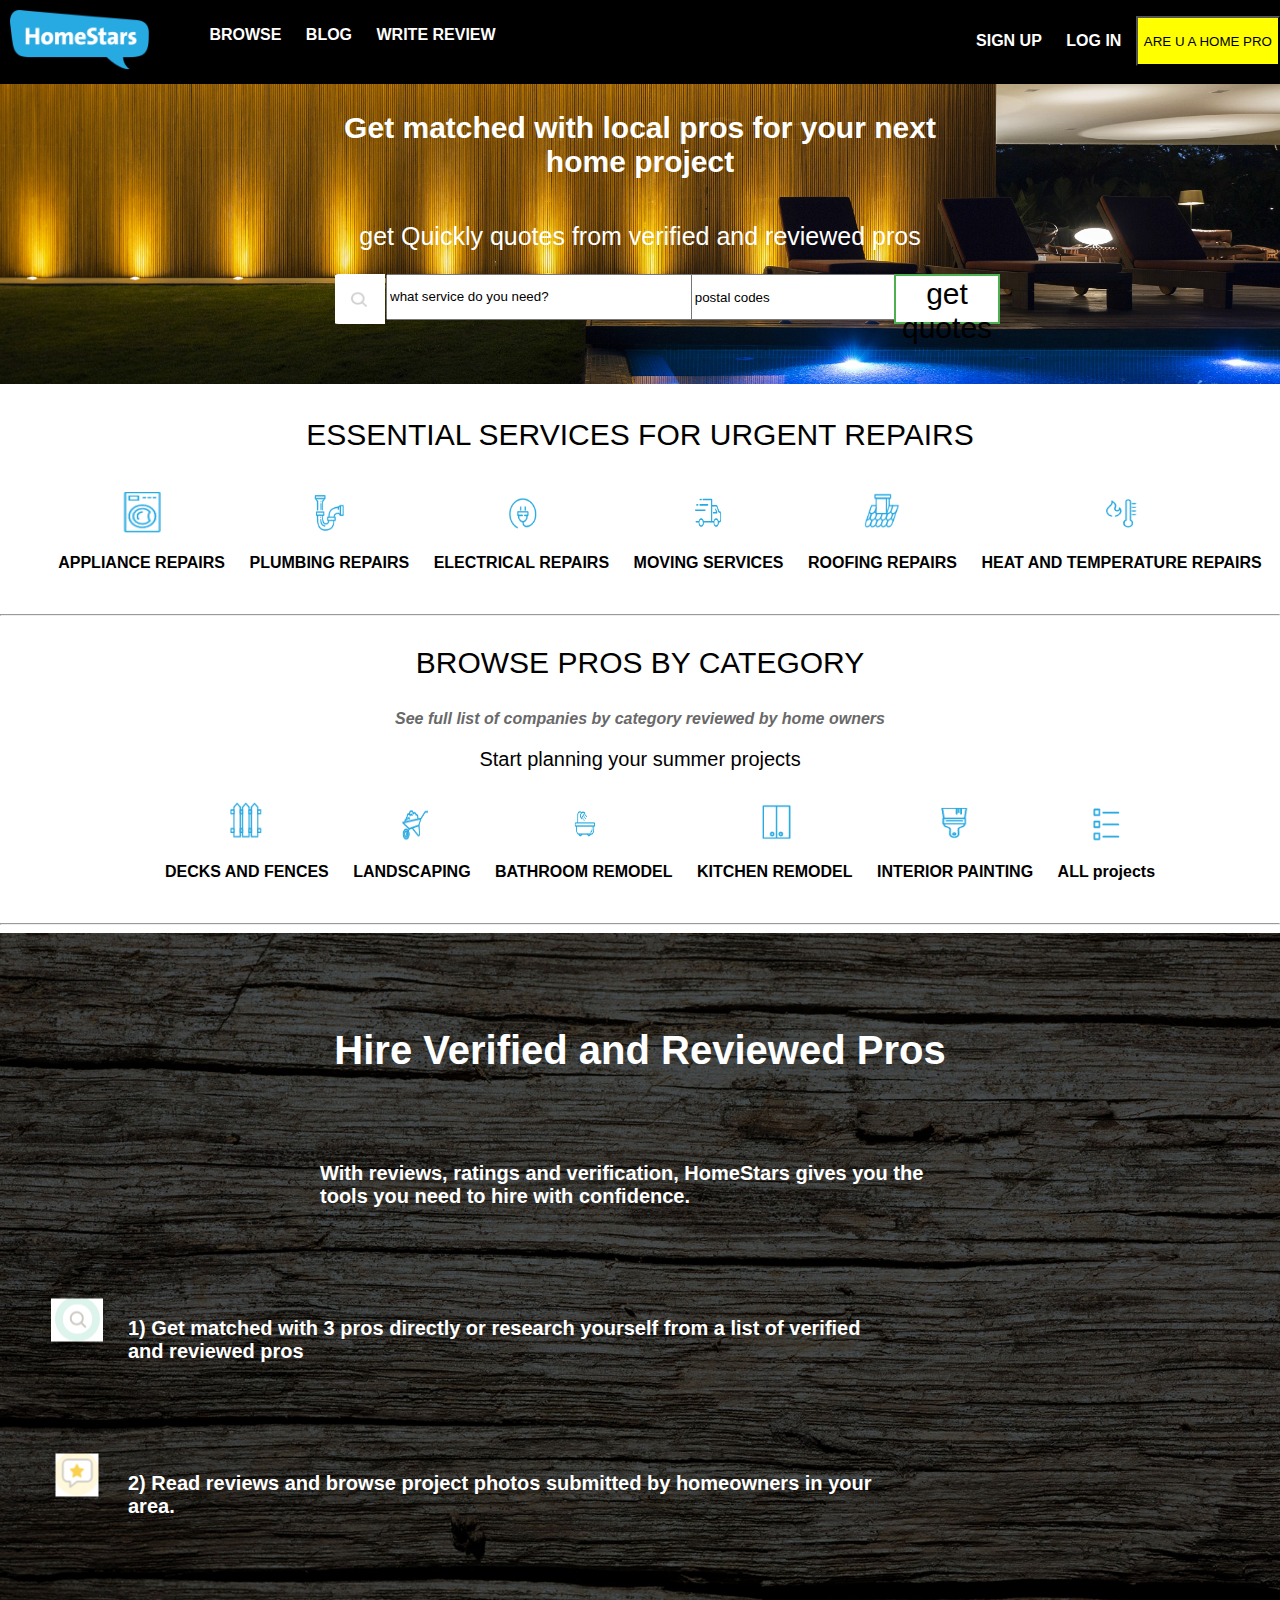
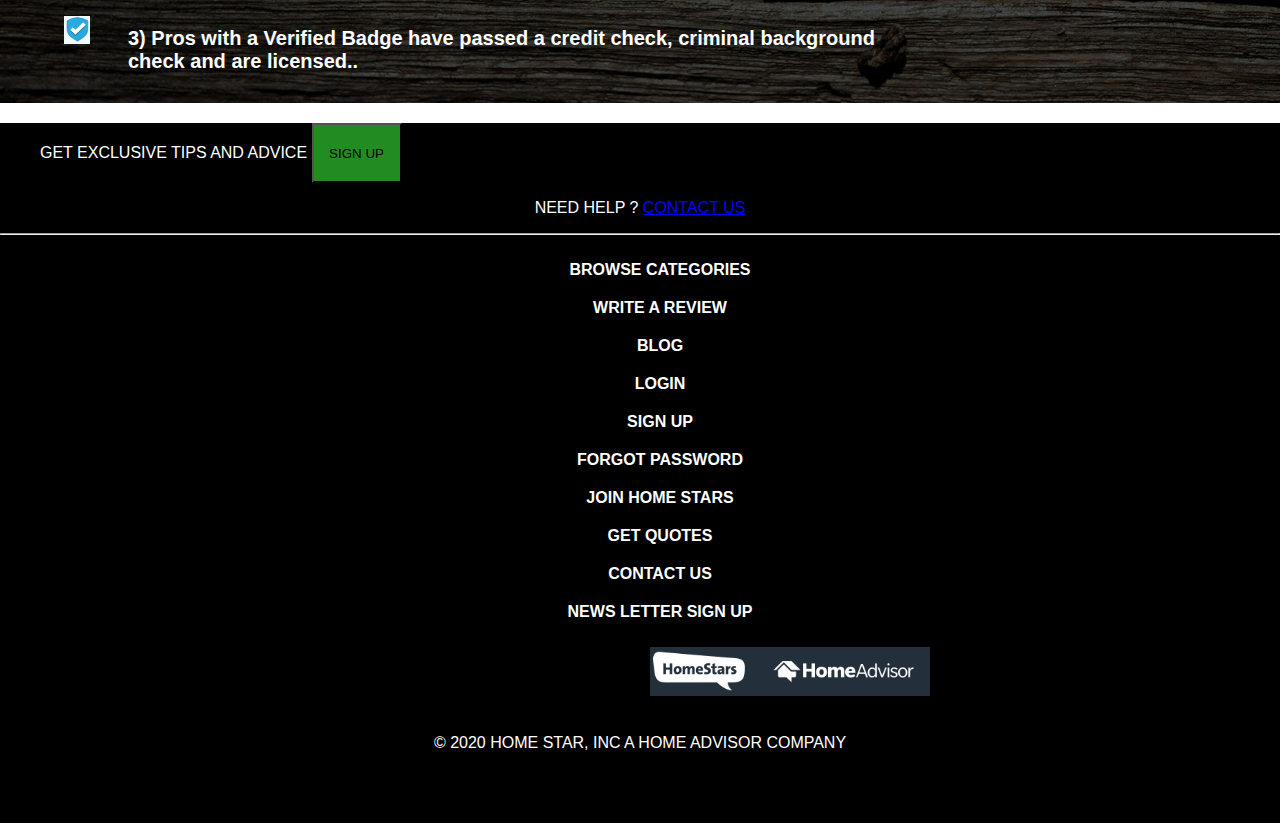
<file: ADNAN AHMED_17K3615_WPFa20Ass01/CODE FOLDER/index.html>
<!DOCTYPE html>
<html lang="en">
<head>
    <meta charset="UTF-8">
    <meta name="viewport" content="width=device-width, initial-scale=1.0">
    <title>HOME PAGE</title>
    <link rel="stylesheet" type="text/css" href="style.css">

    
</head>

<body>
    <nav>
        <div class="logo">
            <img height="60" src="logo.PNG" alt="2">
        </div>
        <ul>
            <li><a href="browse_category.html">BROWSE</a></li>
            <li><a href="blog.html">BLOG</a></li>
            <li><a href="write_a_review.html">WRITE REVIEW</a></li>
        </ul>
        <ul class="second_ul">
            <li><a href="sign_up.html">SIGN UP</a></li>
            <li><a href="login.html">LOG IN</a></li>
            <li><button  style="background:yellow; height:50px">ARE U A HOME  PRO</button></li>
        </ul>
        </nav>
    <div class="banner">
        <img class="banner-image" src="slide05.jpg" alt="2">
        <div class="centered">Get matched with local pros for your next home project</div>
        <div class="centered1"> get Quickly quotes from verified and reviewed pros</div>
        <div class="centered2">
            <img class="find" src="find.PNG" alt="2">
            <input class="input1" type="text" value="what service do you need?">
            <input class="input2" type="text" value="postal codes">
            <button class="button1">get quotes</button>
        </div>
    </div>
    <div class="main_body">
        <!-- <img src="home_page.jpg" width="100%" height="800px"> -->
        <div>
            <p style="color: black; font-size: 30px;">ESSENTIAL SERVICES FOR URGENT REPAIRS</p> 
             <div>
                 <ul>
            <li>
                <a href="#">
                    <img src="appliance_repair.PNG" style="width:42px;height:42px;" alt="2">
                    <p style="color: black;">APPLIANCE REPAIRS</p>
                </a>
            </li>
            <li>
                <a href="#">
                    <img src="plumbing.PNG" style="width:42px;height:42px;" alt="2">
                    <p style="color: black;">PLUMBING REPAIRS</p>    
                </a>
            </li>
            <li>
                <a href="#">
                    <img src="electrical.PNG" style="width:42px;height:42px;" alt="2">
                    <p style="color: black;">ELECTRICAL REPAIRS</p>
                </a>
            </li>
            <li>
                <a href="#">
                    <img src="mobing.PNG" style="width:42px;height:42px;" alt="2">
                    <p style="color: black;">MOVING SERVICES</p>
                </a>
            </li>
            <li>
                <a href="#">
                    <img src="roofing.PNG" style="width:42px;height:42px;" alt="2">
                    <p style="color: black;">ROOFING REPAIRS</p>    
                </a>
            </li>
            <li>
                <a href="#">
                    <img src="temperature.PNG" style="width:42px;height:42px;" alt="2">
                    <p style="color: black;">HEAT AND TEMPERATURE REPAIRS</p>
                </a>
            </li>
            </ul>
            </div>
        </div>
        <hr>
        <p style="color: black; font-size: 30px;">BROWSE PROS BY CATEGORY</p> 
        <P style="font-style: italic; font-weight:bold; color:dimgray;">See full list of companies by category reviewed by home owners</P>
        <p style="color: black; font-size: 20px;">Start planning your summer projects</p> 
        <ul>
            <li>
                <a href="#">
                    <img src="fence.PNG" style="width:42px;height:42px;" alt="2">
                    <p style="color: black;">DECKS AND FENCES</p>
                </a>
            </li>
            <li>
                <a href="#">
                    <img src="land_scape.PNG" style="width:42px;height:42px;" alt="2">
                    <p style="color: black;">LANDSCAPING</p>    
                </a>
            </li>
            <li>
                <a href="#">
                    <img src="bathroom.PNG" style="width:42px;height:42px;" alt="2">
                    <p style="color: black;">BATHROOM REMODEL</p>
                </a>
            </li>
            <li>
                <a href="#">
                    <img src="kitchen.PNG" style="width:42px;height:42px;" alt="2">
                    <p style="color: black;">KITCHEN REMODEL</p>
                </a>
            </li>
            <li>
                <a href="#">
                    <img src="painting.PNG" style="width:42px;height:42px;" alt="2">
                    <p style="color: black;">INTERIOR PAINTING</p>    
                </a>
            </li>
            <li>
                <a href="#">
                    <img src="projects.PNG" style="width:42px;height:42px;" alt="2">
                    <p style="color: black;">ALL projects</p>
                </a>
            </li>
            </ul>
            <hr>
        <div class="centered5">
            <img src="home_page.jpg" height="770" style="width:100%;" alt="2">
            <p class="centered6">Hire Verified and Reviewed Pros</p>
            <p class=centered7>With reviews, ratings and verification, HomeStars gives you the tools you need to hire with confidence.</p>
            <p class=centered8>1) Get matched with 3 pros directly or research yourself from a list of verified and reviewed pros</p> 
            <img class="centered11" src="find_logo.PNG" alt="2">
            <p class=centered9>2) Read reviews and browse project photos submitted by homeowners in your area.</p> 
            <img class="centered12" src="star.PNG" alt="2">
            <p class=centered10>3) Pros with a Verified Badge have passed a credit check, criminal background check and are licensed..</p>
            <img class="centered13" src="vp.PNG" alt="2">
        </div> 
    </div>
    <div class="footer">
        <div>
        <ul class="footer_ul">
            <li>GET EXCLUSIVE TIPS AND ADVICE</li>
            <li><form style="display: inline" action="sign_up.html" method="get">
<button style="background-color: forestgreen; height:60px; width:90px;">SIGN UP</button></form></li>
          </ul>
          <p style="text-align:center"> NEED HELP ? <a href="#" style="color: blue;"> CONTACT US</a></p>
        </div>
          <hr>
          <div>
        <ul style="list-style-type:none;">
            <li><a href="browse_category.html">BROWSE CATEGORIES</a></li>
            <li><a href="write_a_review.html">WRITE A REVIEW</a></li>
            <li><a href="blog.html">BLOG</a></li>
            <li><a href="login.html">LOGIN</a></li>
            <li><a href="sign_up.html">SIGN UP</a></li>
            <li><a href="forgot_your_password.html">FORGOT PASSWORD</a></li>
            <li><a href="join_home_stars.html">JOIN HOME STARS</a></li>
            <li><a href="get_quotes.html">GET QUOTES</a></li>
            <li><a href="contact_us.html">CONTACT US</a></li>
            <li><a href="newsletter_sign_up.html">NEWS LETTER SIGN UP</a></li>
        </ul>
    </div>
    <div>
        <img style="margin-left: 650px;" src="footer.PNG" alt="2">
        <br>
        <br>
        <p style="text-align: center;">© 2020 HOME STAR, INC A HOME ADVISOR COMPANY</p>
    </div>
      </div>
</body>
</html>
</file>
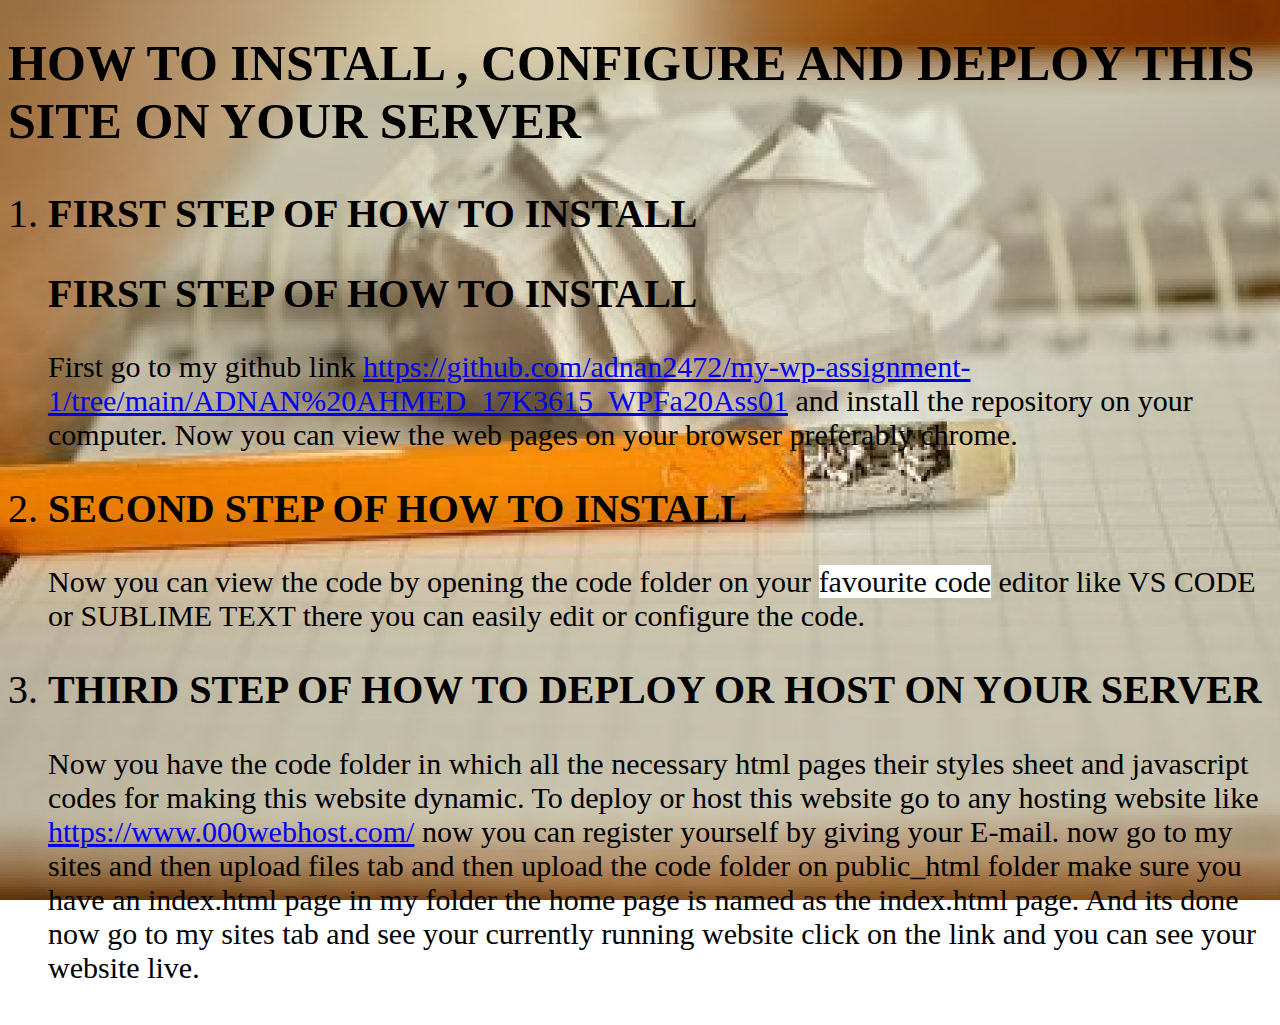
<file: ADNAN AHMED_17K3615_WPFa20Ass01/readme.html>
<!DOCTYPE html>
<html lang="en">
<head>
    <meta charset="UTF-8">
    <meta name="viewport" content="width=device-width, initial-scale=1.0">
    <title>Document</title>
    <style>
        body{
            background-image: url(readme.jpg);
            background-repeat: no-repeat;
        }
        ol{
            font-size: 40px;
        }
        span{
            background-color:white;
        }
    </style>
</head>
<body>
     <h1 style="font-size: 50px;">HOW TO INSTALL , CONFIGURE AND DEPLOY THIS SITE ON YOUR SERVER</h1>
    <ol>
      <li>  
     <h2 style="font-size: 40px;">FIRST STEP OF HOW TO INSTALL</h2>
     <h2 style="font-size: 40px;">FIRST STEP OF HOW TO INSTALL</h2>
     <p style="font-size: 30px;">First go to my github link <a href="https://github.com/adnan2472/my-wp-assignment-1/tree/main/ADNAN%20AHMED_17K3615_WPFa20Ass01">https://github.com/adnan2472/my-wp-assignment-1/tree/main/ADNAN%20AHMED_17K3615_WPFa20Ass01</a>
    and install the repository on your computer. Now you can view the web pages on your browser preferably chrome.
    </p>
    </li>
    <li>
    <h2 style="font-size: 40px;">SECOND STEP OF HOW TO INSTALL</h2>
     <p style="font-size: 30px;">
        Now you can view the code by opening the code folder on your <span>favourite code</span> editor like VS CODE or SUBLIME TEXT
        there you can easily edit or configure the code.
    </p>
    </li>
    <li>
    <h2 style="font-size: 40px;">THIRD STEP OF HOW TO DEPLOY OR HOST ON YOUR SERVER</h2>
     <p style="font-size: 30px;">
        Now you have the code folder in which all the necessary html pages their styles sheet and 
        javascript codes for making this website dynamic. To deploy or host this website go to any hosting website like
        <a href="https://www.000webhost.com/">https://www.000webhost.com/</a> now you can register yourself by giving your E-mail.
        now go to my sites and then upload files tab and then upload the code folder on public_html folder make sure you have an index.html page 
        in my folder the home page is named as the index.html page. And its done now go to my sites tab and see your currently running website click on the link and you can see your
        website live. 
    </p>
    </li>
    </ol>
</body>
</html>
</file>
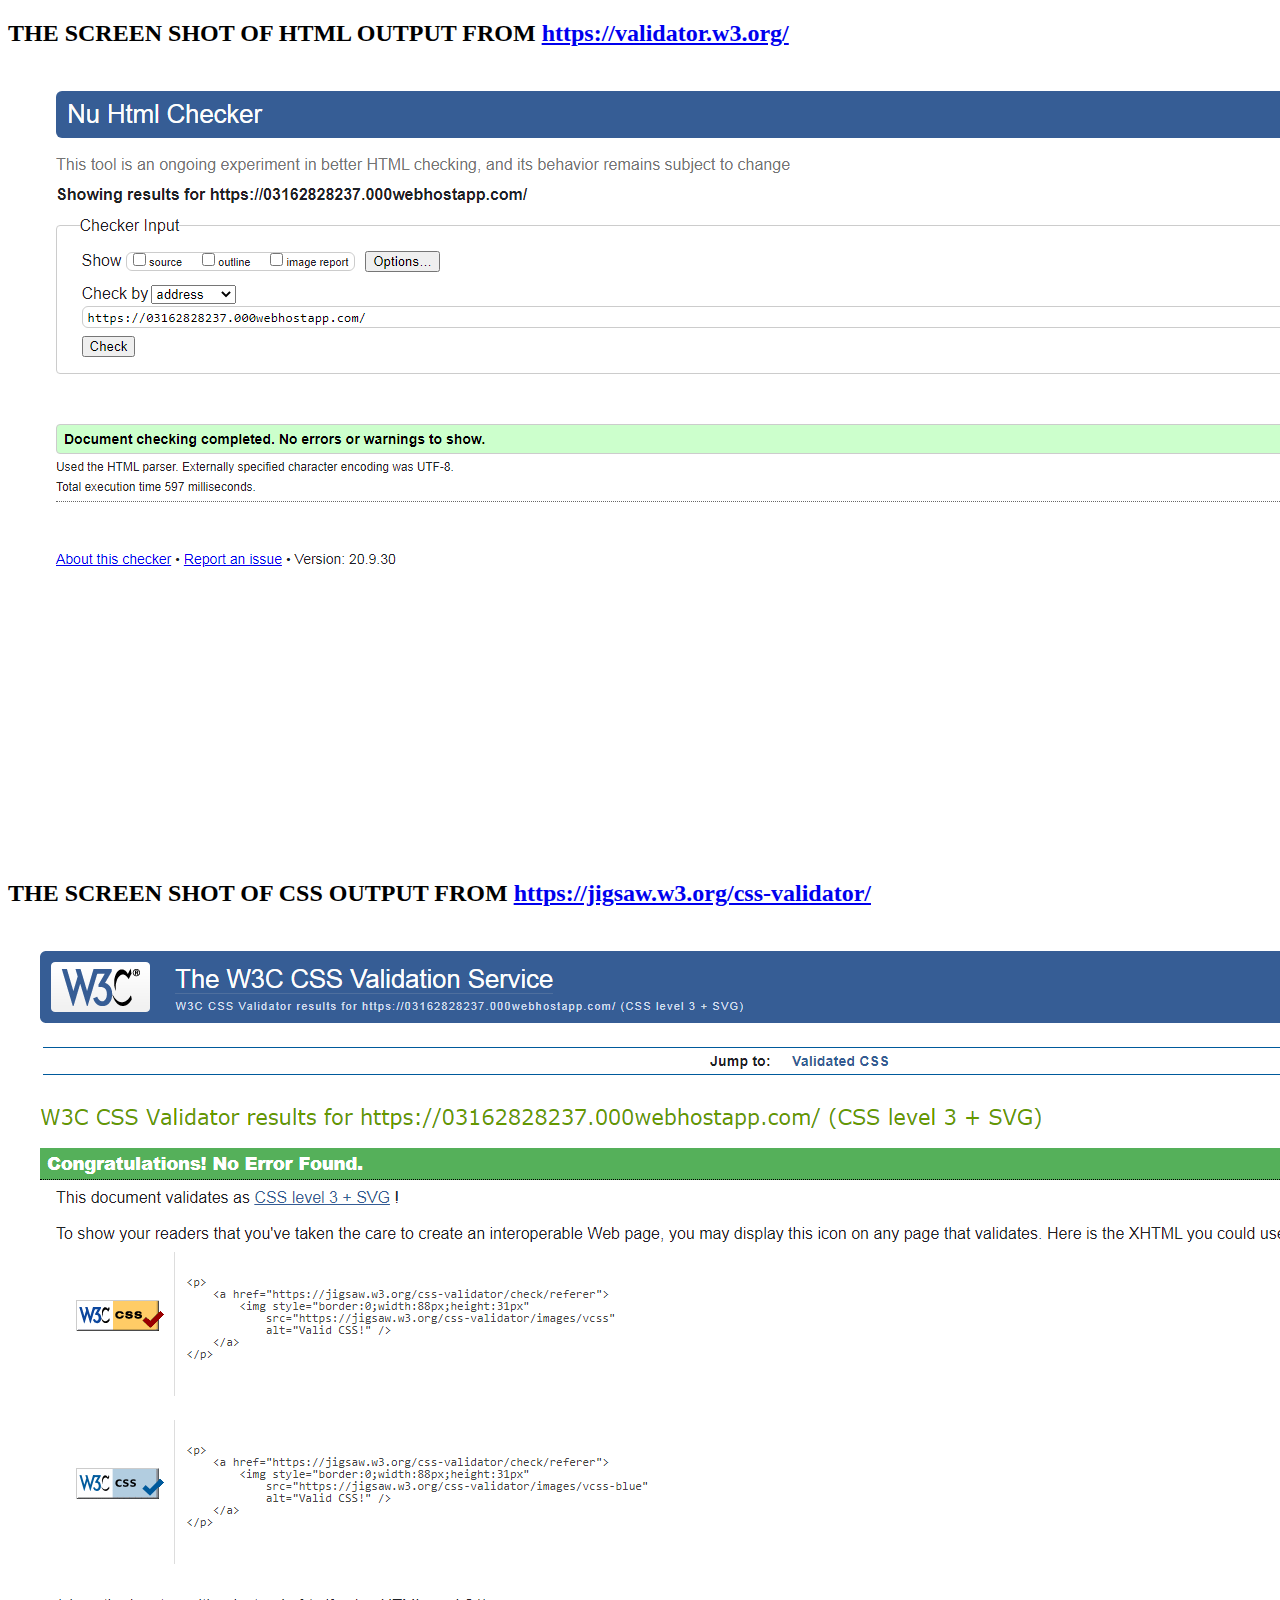
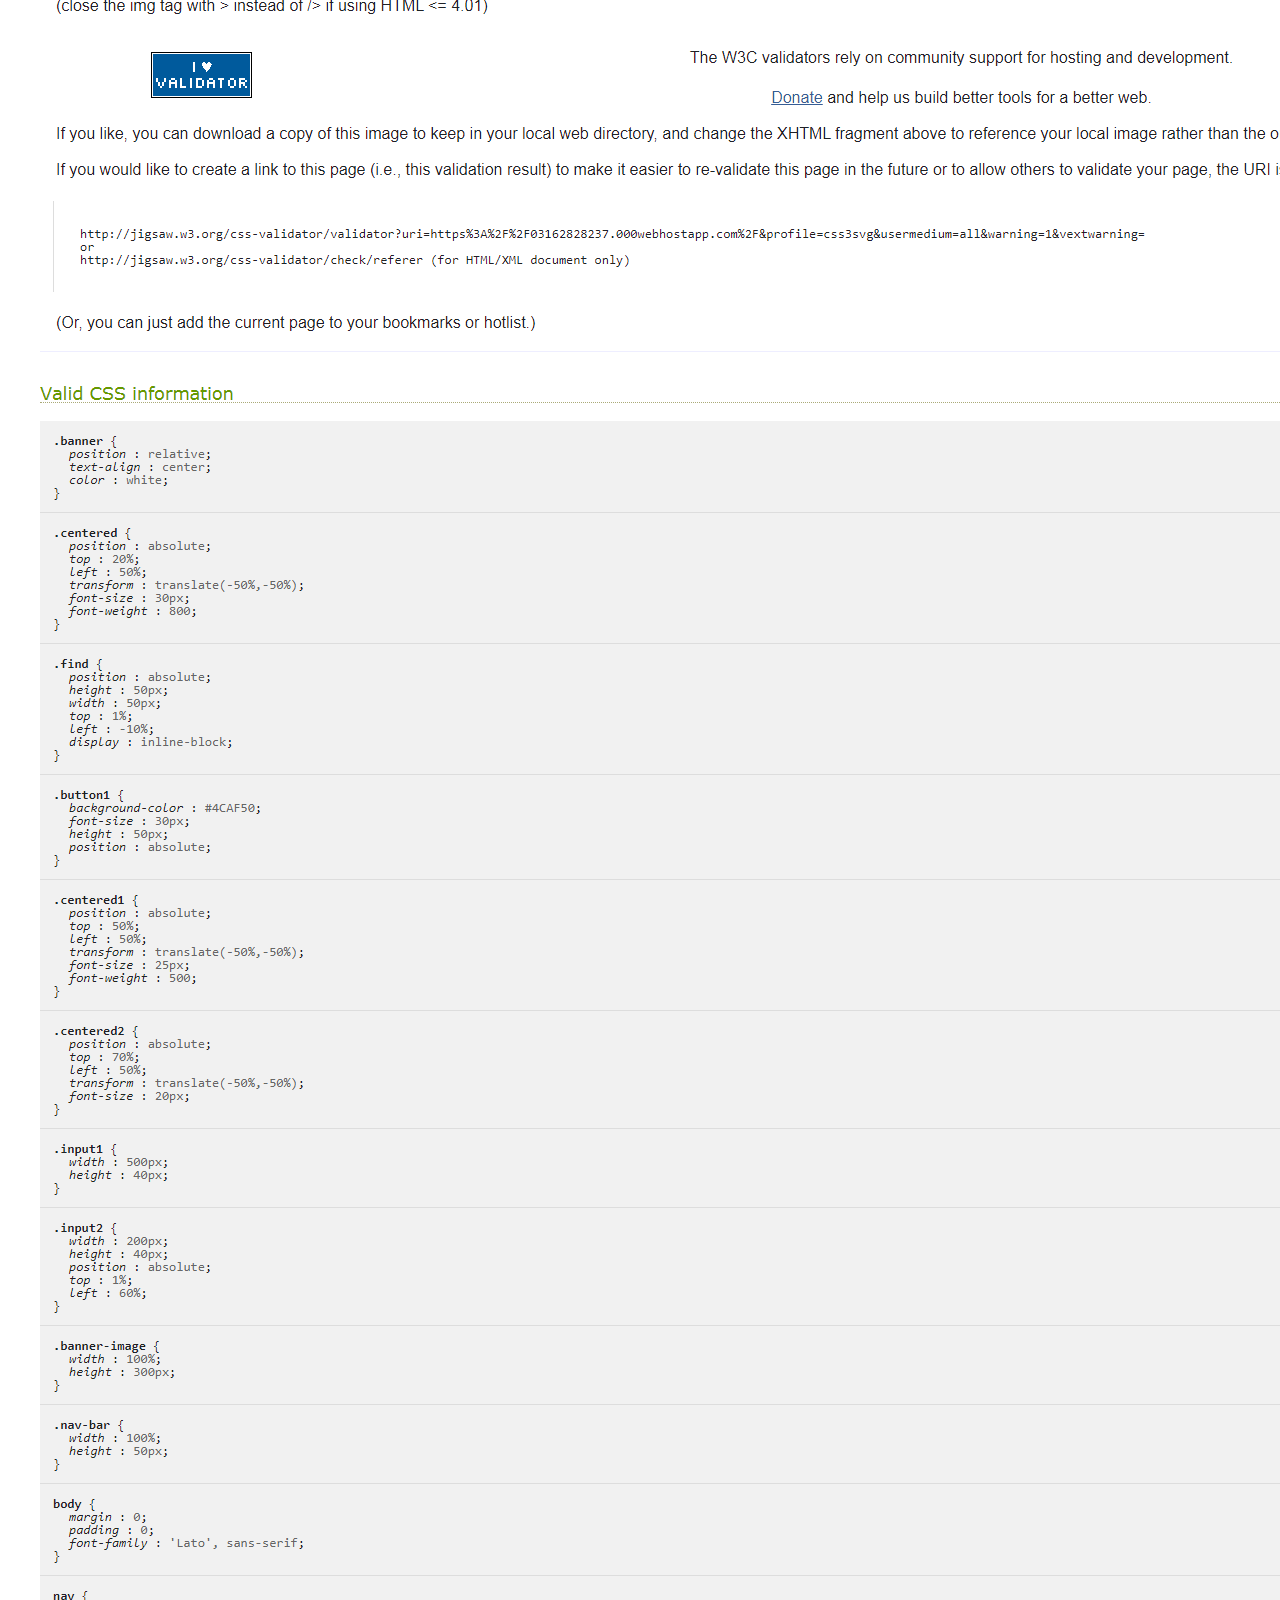
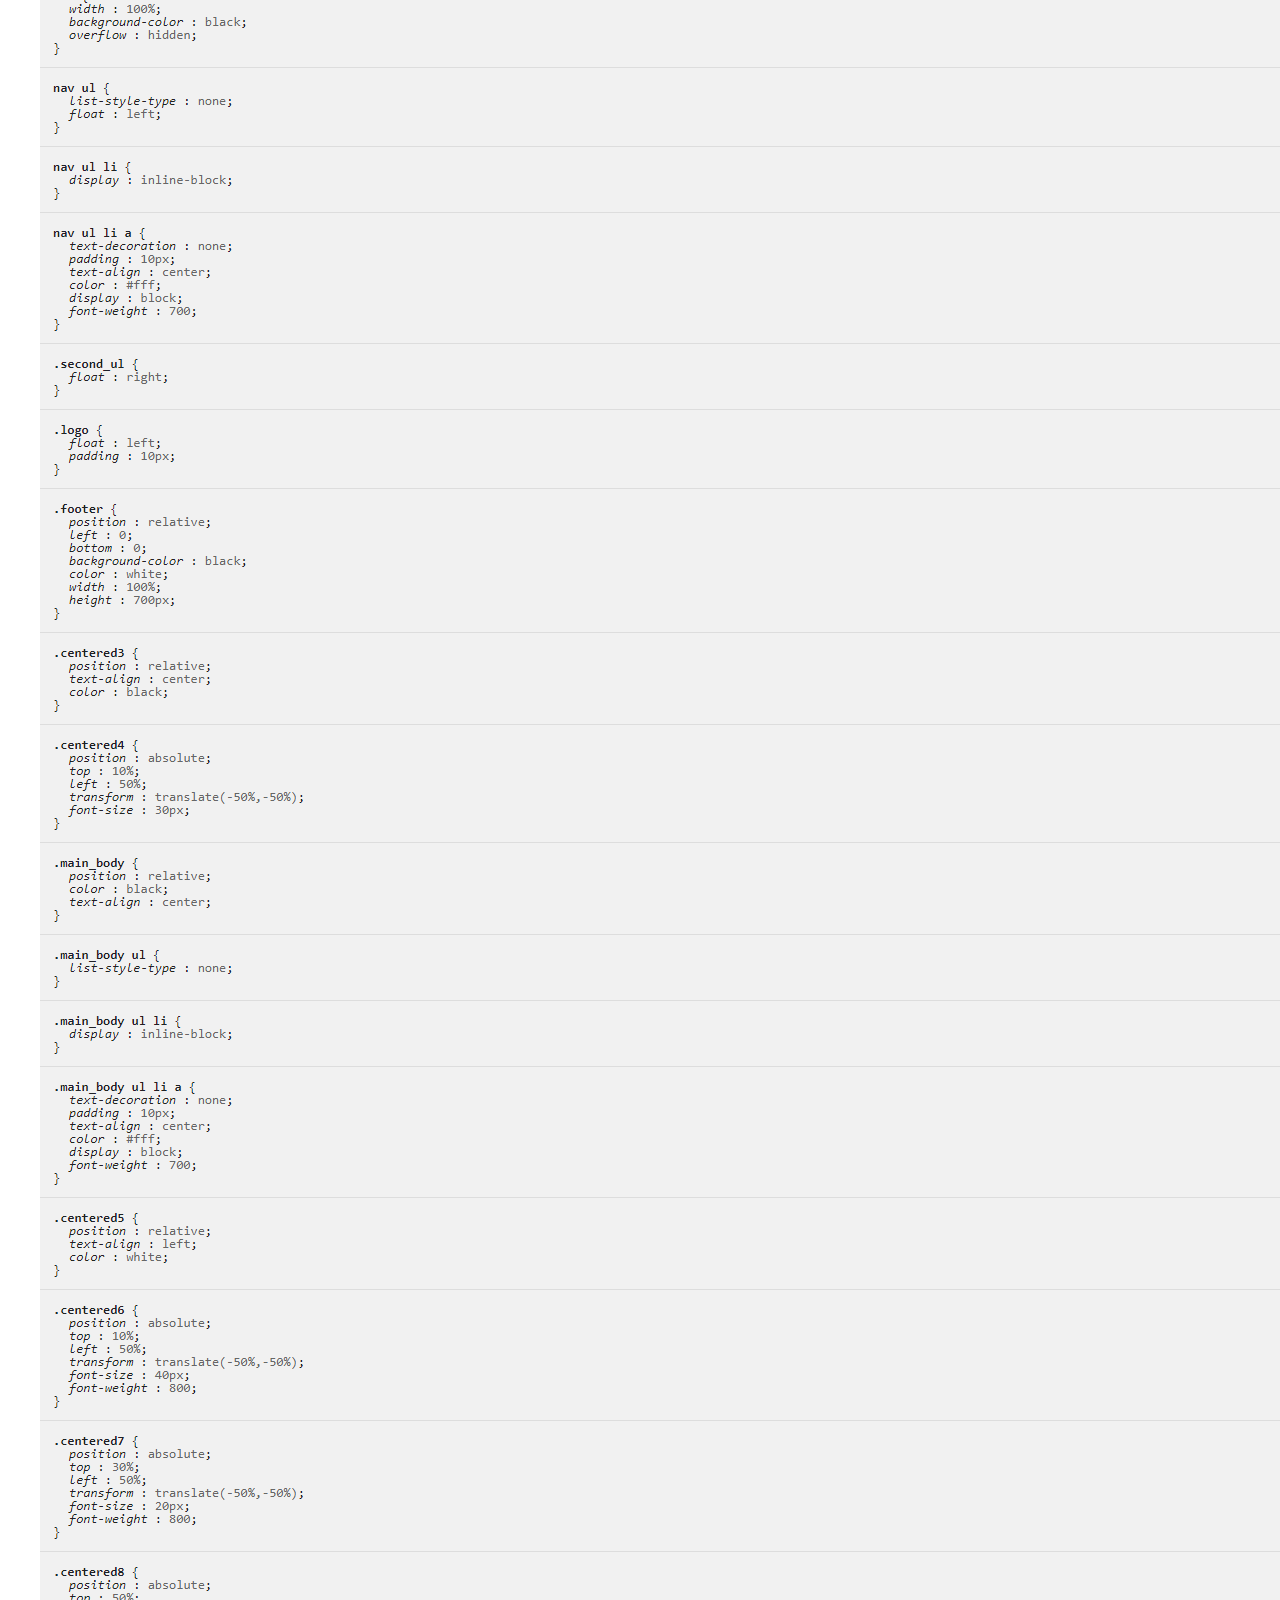
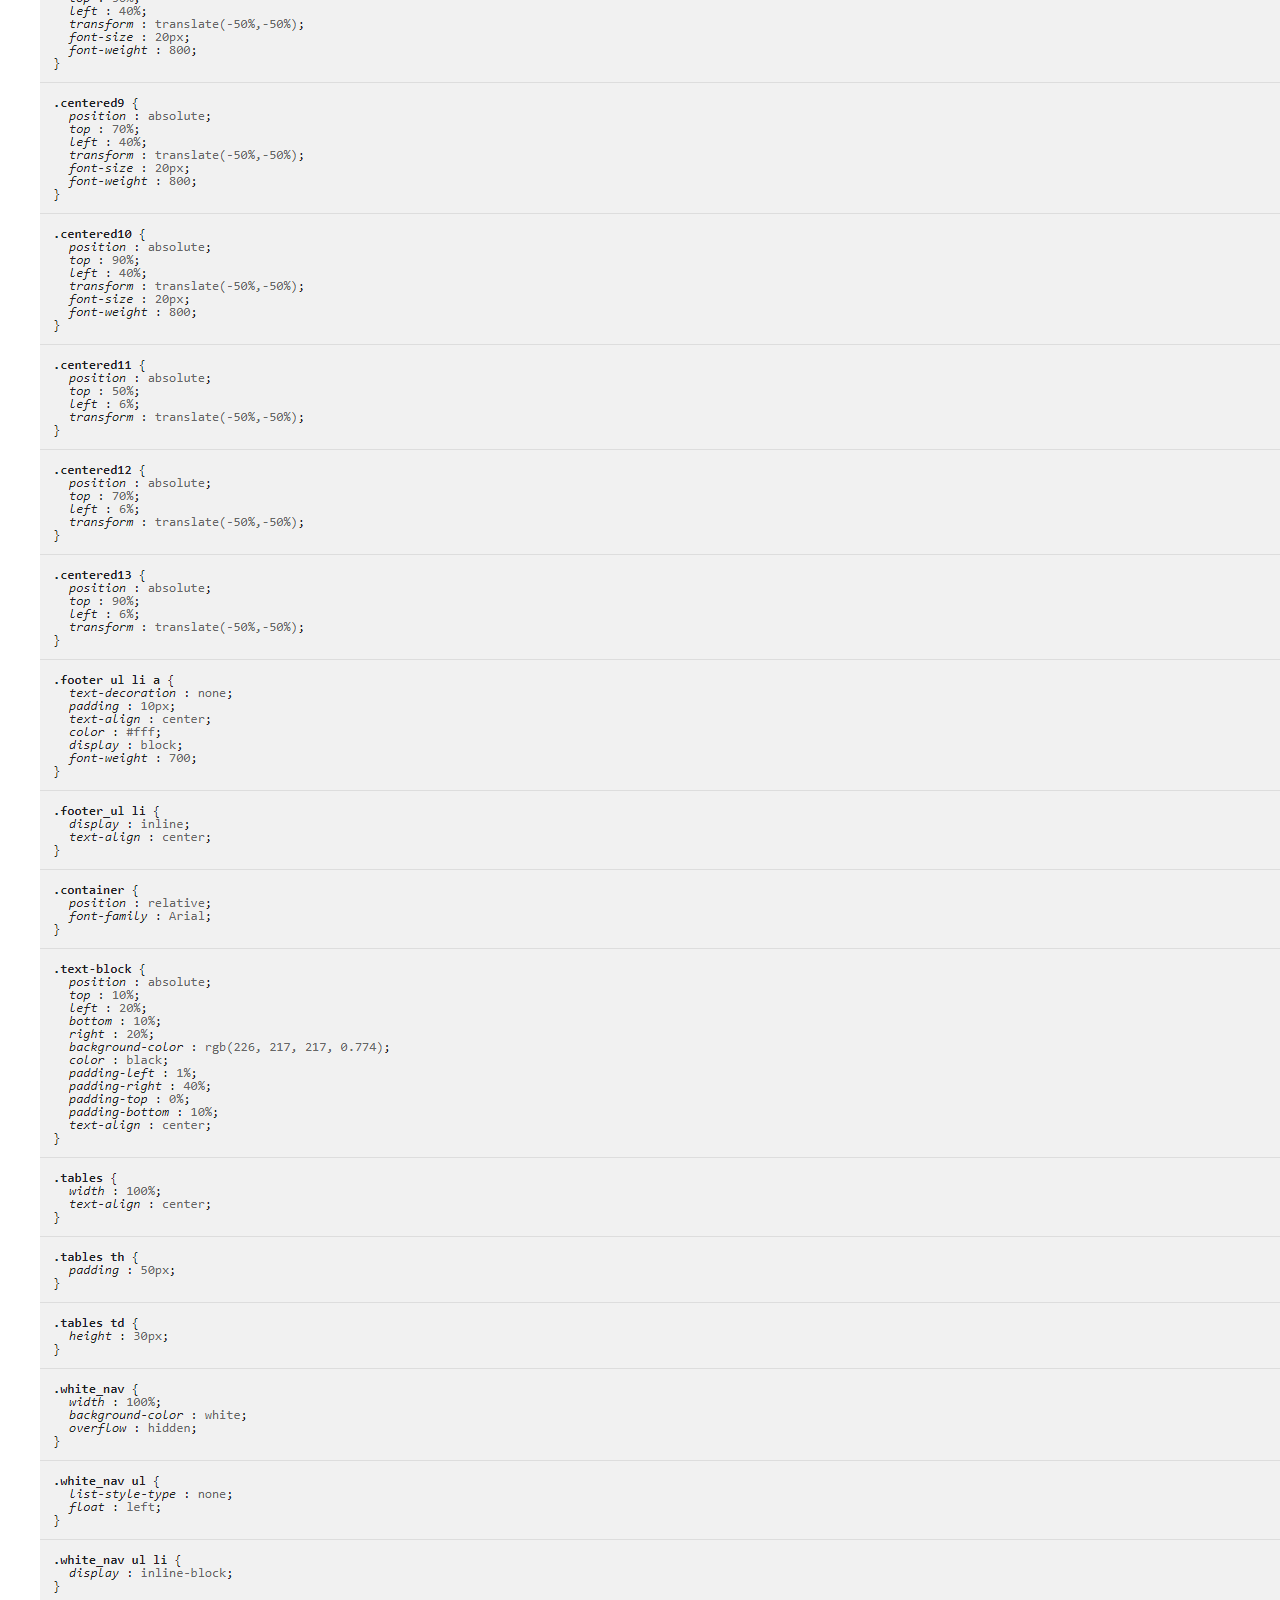
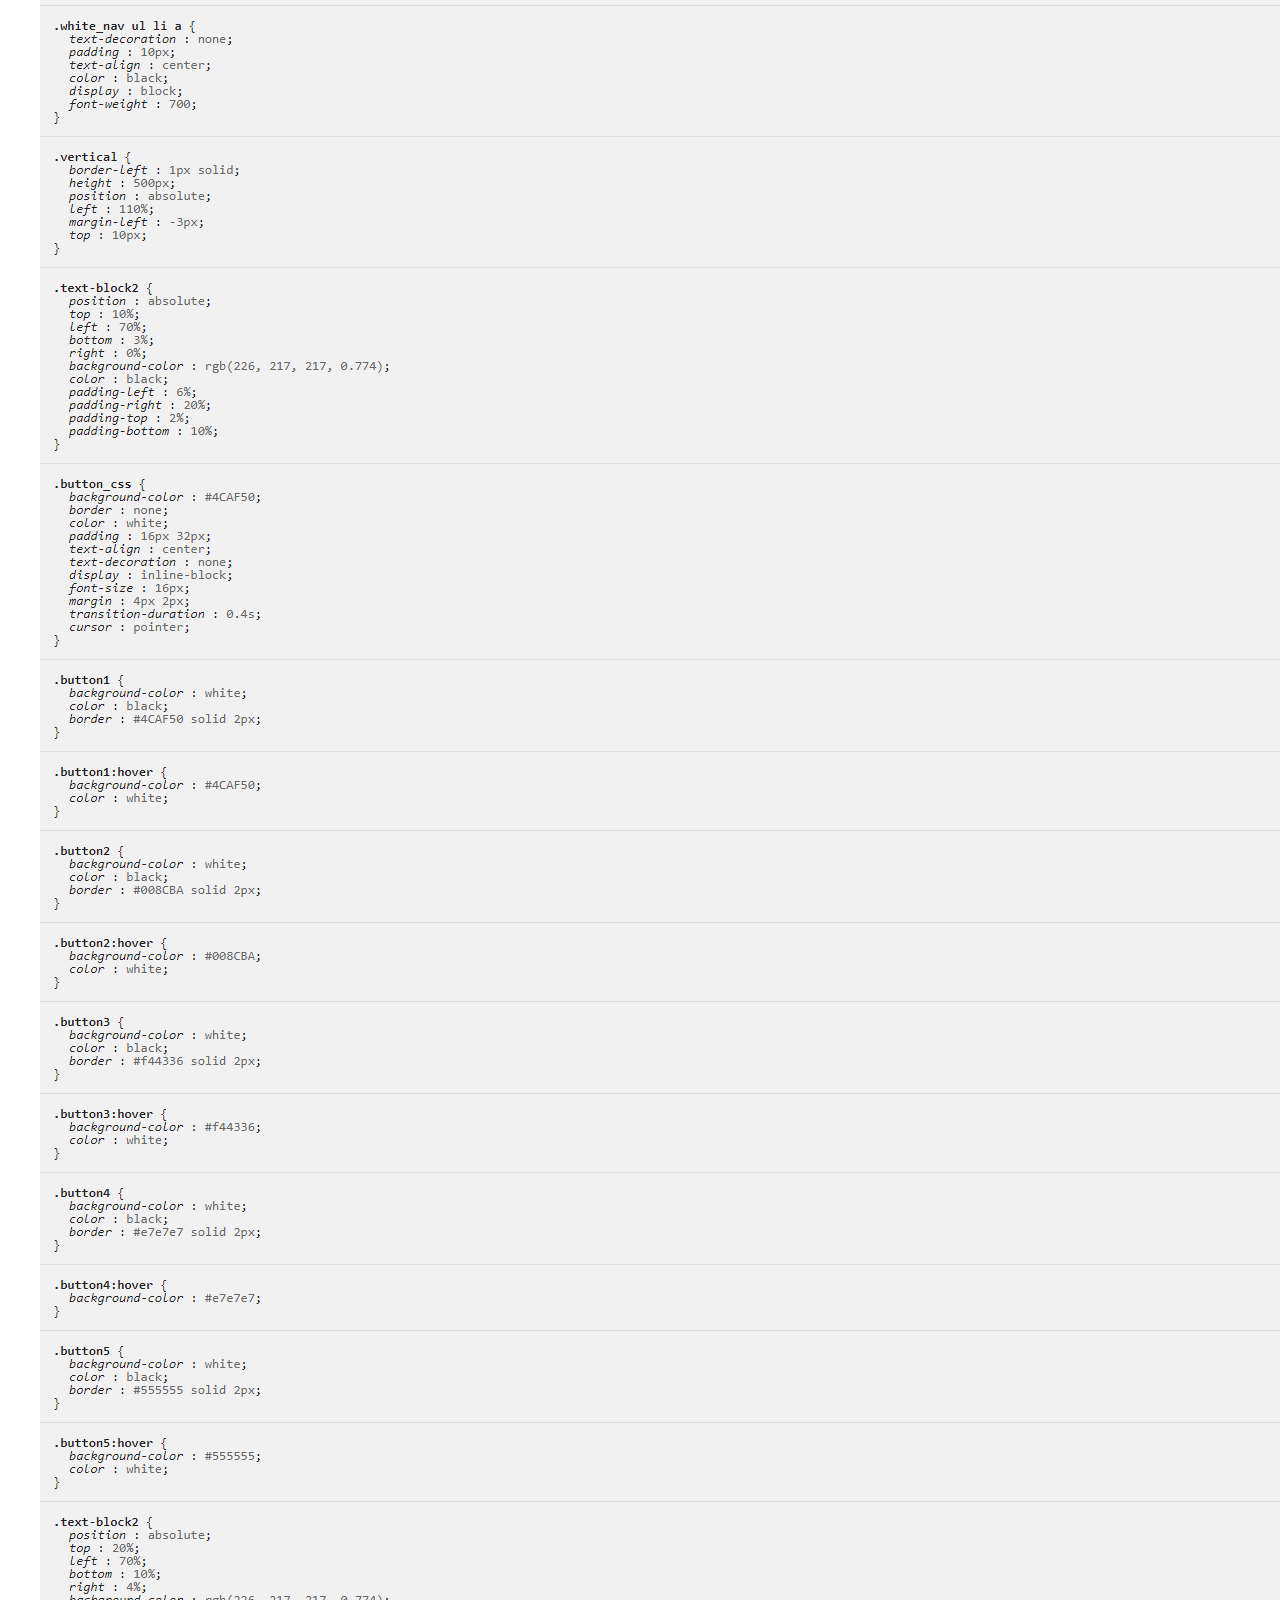
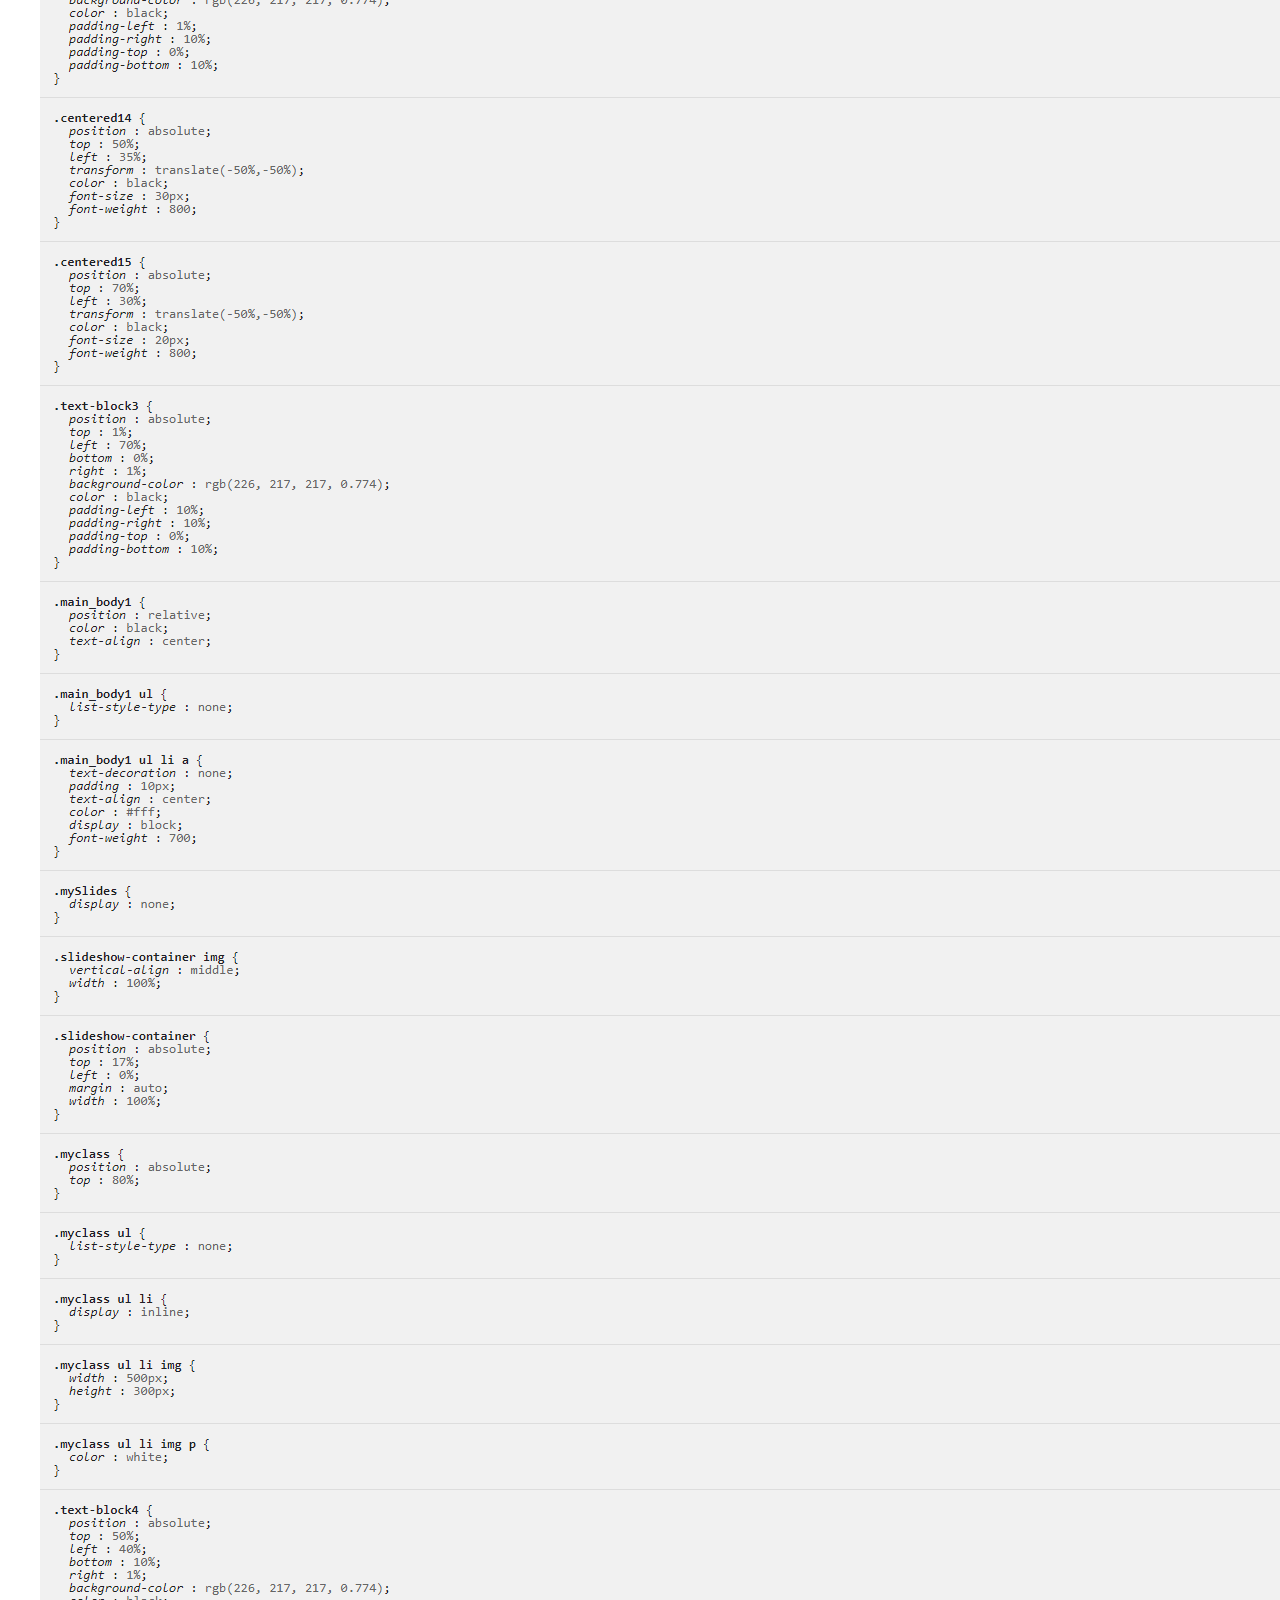
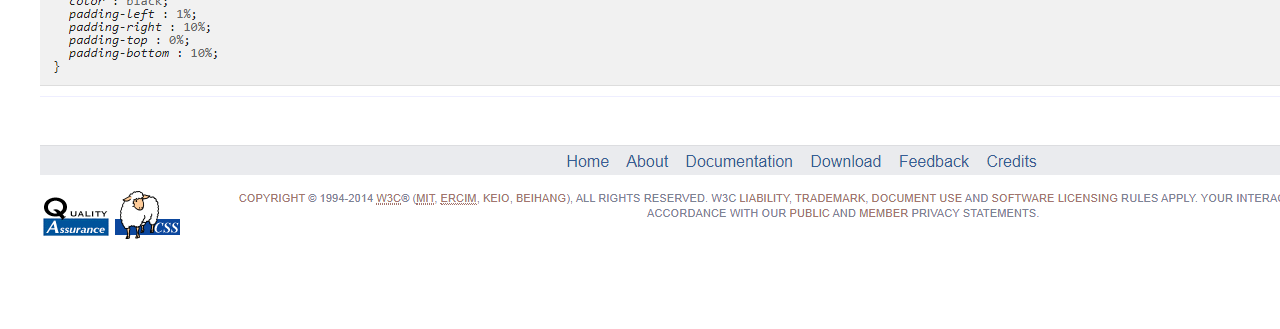
<file: ADNAN AHMED_17K3615_WPFa20Ass01/validation.html>
<!DOCTYPE html>
<html lang="en">
<head>
    <meta charset="UTF-8">
    <meta name="viewport" content="width=device-width, initial-scale=1.0">
    <title>Document</title>
</head>
<body>
    <h2>THE SCREEN SHOT OF HTML OUTPUT FROM <a href="https://validator.w3.org/"> https://validator.w3.org/</a></h2>
    <img src="html_check.png" alt="1">
    <h2>THE SCREEN SHOT OF CSS OUTPUT FROM <a href="https://jigsaw.w3.org/css-validator/"> https://jigsaw.w3.org/css-validator/</a></h2>
    <img src="css_check.png" alt="2">
</body>
</html>
</file>
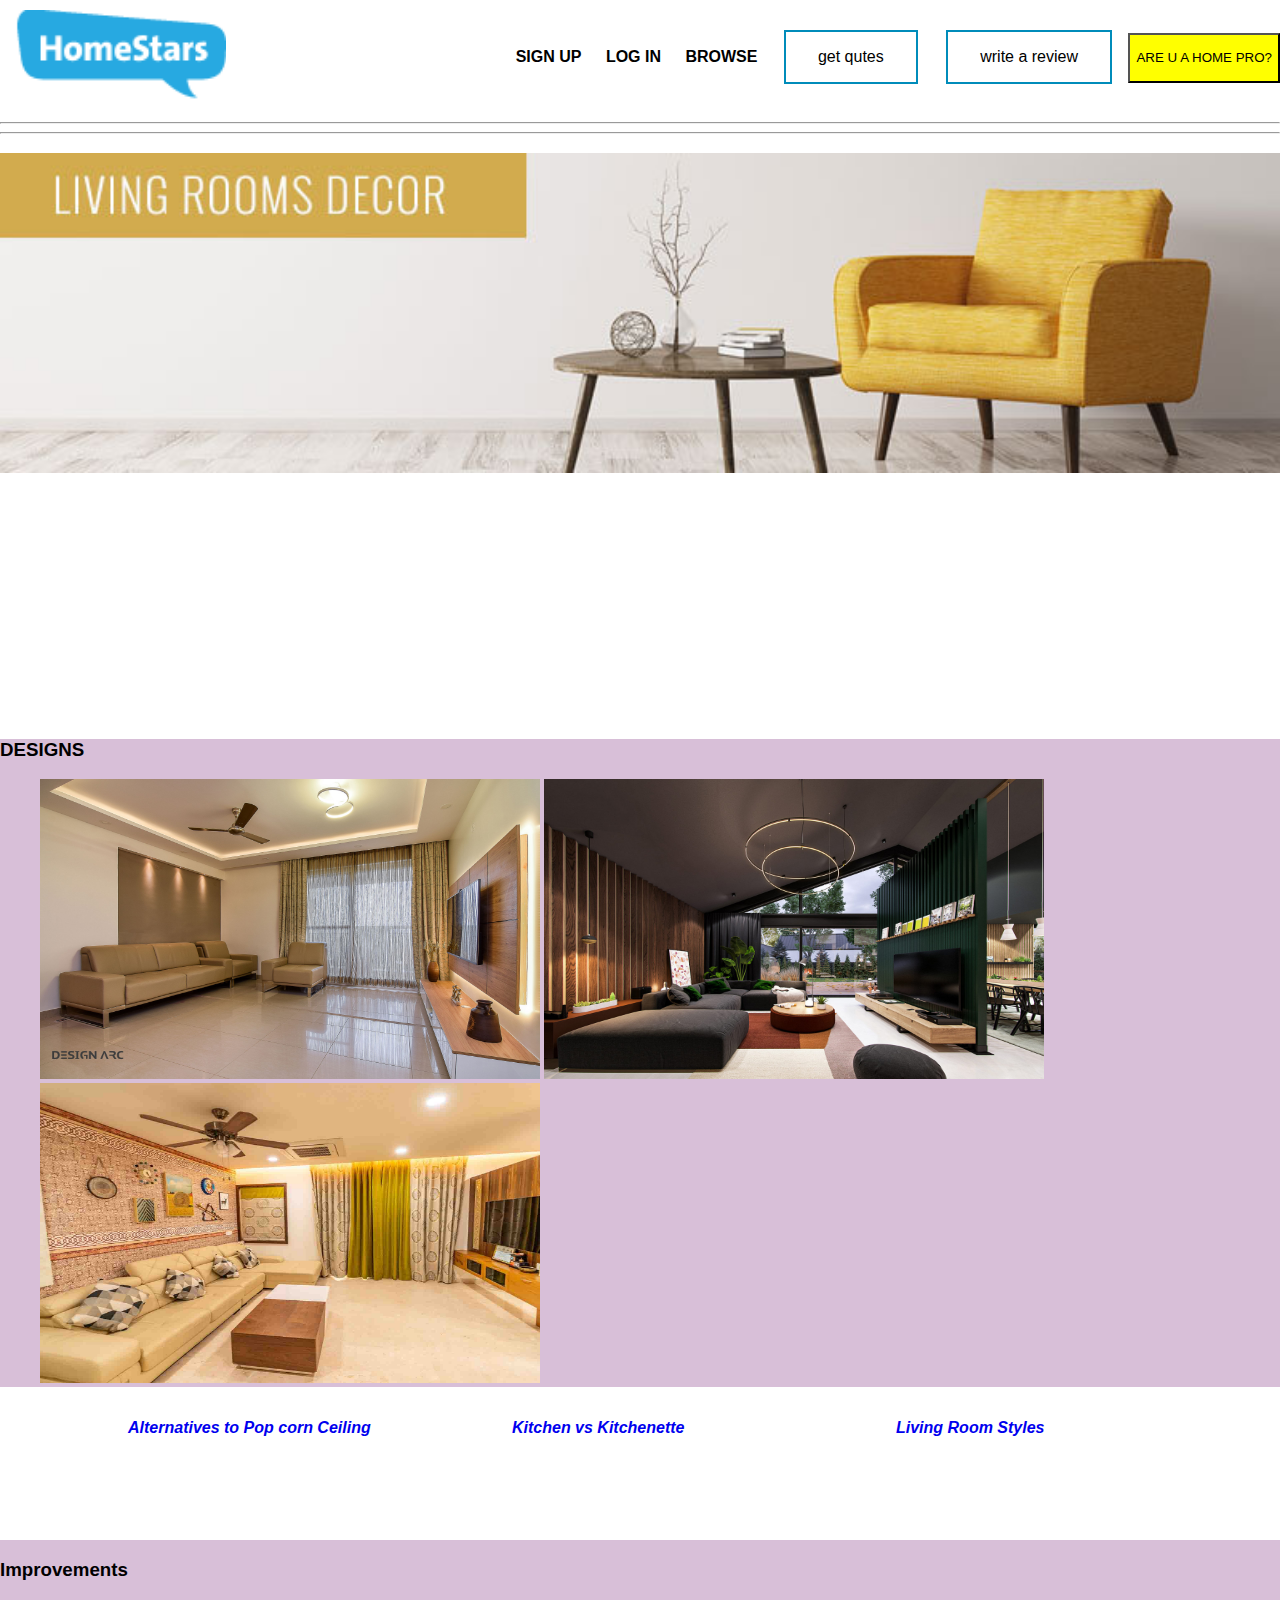
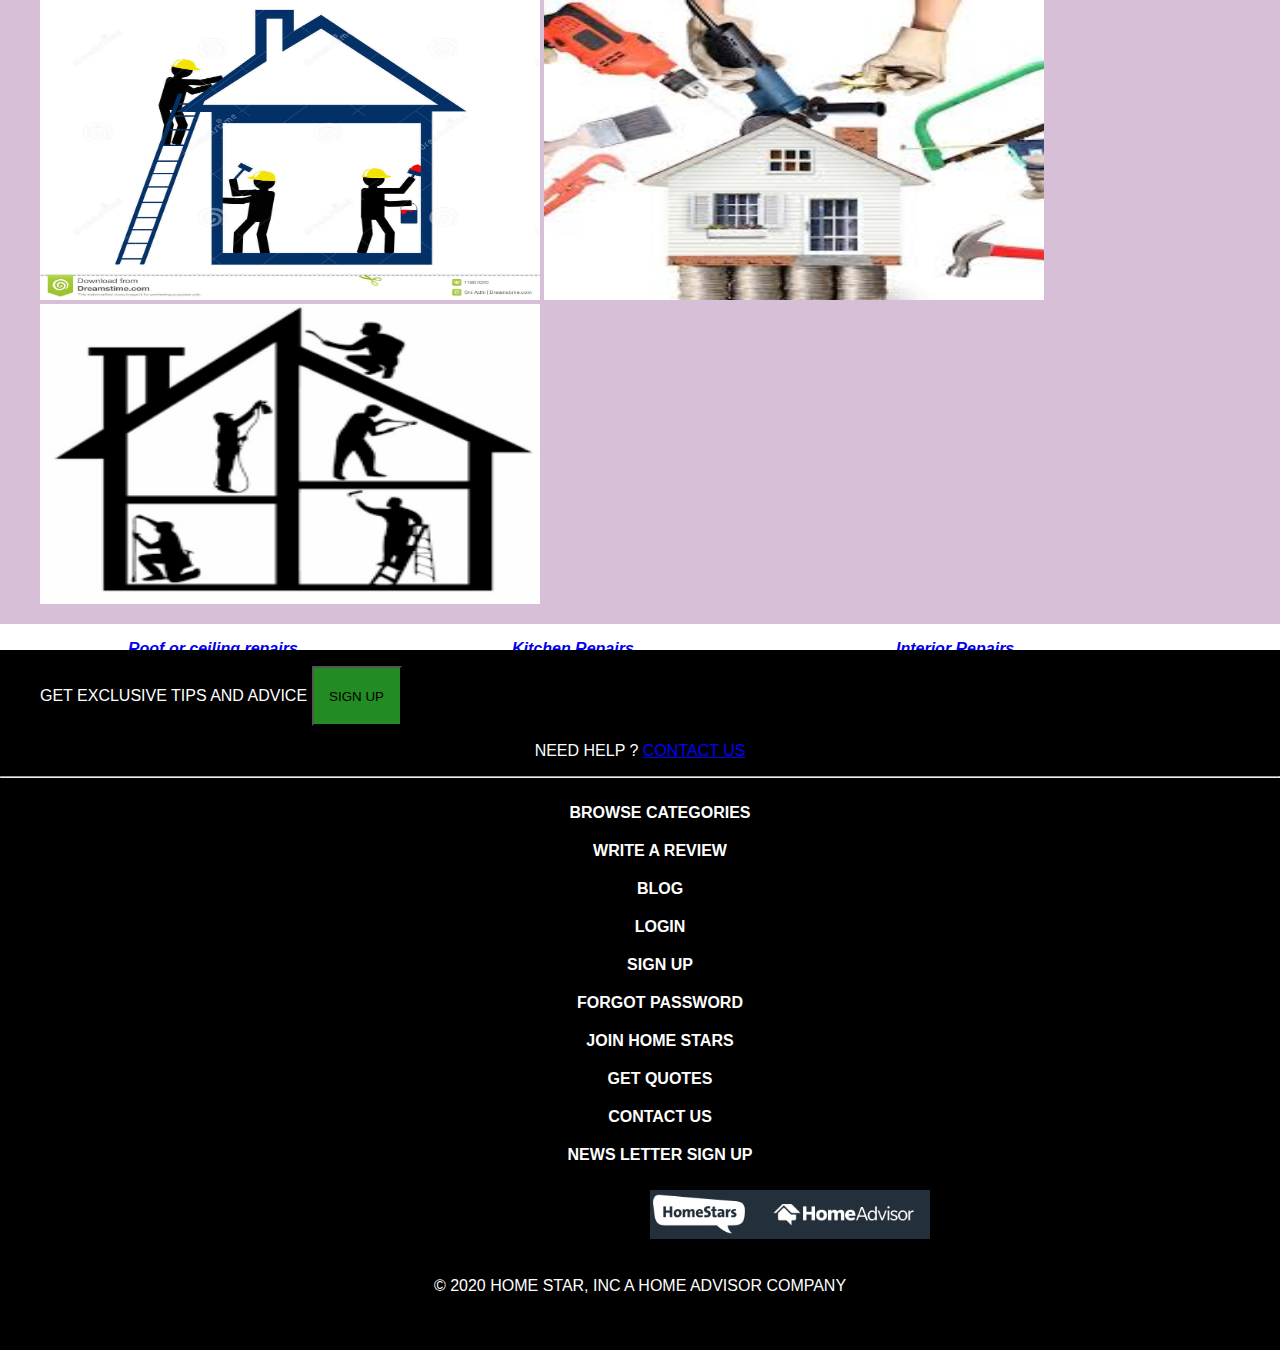
<file: ADNAN AHMED_17K3615_WPFa20Ass01/CODE FOLDER/blog.html>
<!DOCTYPE html>
<html lang="en">
<head>
    <meta charset="UTF-8">
    <meta name="viewport" content="width=device-width, initial-scale=1.0">
    <title>BLOG</title>
    <link rel="stylesheet" type="text/css" href="style.css">
</head>
<script>
    var slideIndex = 0;
    
    function showSlides() {
      var i;
      var slides = document.getElementsByClassName("mySlides");
      for (i = 0; i < slides.length; i++) {
        slides[i].style.display = "none";  
      }
      slideIndex++;
      if (slideIndex > slides.length) {slideIndex = 1}    

      slides[slideIndex-1].style.display = "block";  
      setTimeout(showSlides, 5000); // Change image every 2 seconds
    }
    </script>
<body>
    <nav class="white_nav">
        <div class="logo">
            <a href="index.html">  <img height="90" src="2nd_logo.PNG" alt="1"> </a>
        </div>
        <ul>
        </ul>
        <ul style="float: right;">
            <li><a href="sign_up.html">SIGN UP</a></li>
            <li><a href="login.html">LOG IN</a></li>
            <li><a href="browse_category.html">BROWSE</a></li>
            <li><a href="get_quotes.html"><button class="button_css button2">get qutes</button></a></li>
            <li><a href="write_a_review.html"><button class="button_css button2">write a review</button></a></li>
            <li><button  style="background:yellow; height:50px">ARE U A HOME  PRO?</button></li>
        </ul>
        </nav>
        <hr>
        <hr>
        <div class="slideshow-container">
            <div class="mySlides">
              <img  src="home_decor2.jpg" alt="2" style="width:100%">
            </div>
            
            <div class="mySlides">
              <img src="home_decor3.jpg" alt="3" style="width:100%">
            </div>
            </div>
            <br>
            <script>
                showSlides();
            </script>
       
       <div class="myclass">
                <div style="background-color:thistle;">
                    <h3>DESIGNS</h3>
                    <ul>
                        <li><img src="design1.jpg" alt="4"></li>
                        <li><img src="design2.jpg" alt="5"></li>
                        <li><img src="design3.jpg" alt="6"></li>
                    </ul>
                        
                            <a href="#"><p style="position: absolute; left: 10%; font-style: italic; font-weight: 800;">Alternatives to Pop corn Ceiling</p></a>
                            <a href="#"><p style="position: absolute; left: 40%; font-style: italic; font-weight: 800">Kitchen vs Kitchenette</p></a>
                            <a href="#"><p style="position: absolute; left: 70%; font-style: italic; font-weight: 800">Living Room Styles</p></a>
                    
                </div>
                <div style="position: absolute; top: 120%; background-color:thistle;">
                    <h3>Improvements</h3>
                    <ul>
                        <li><img src="repair1.jpg" alt="2"></li>
                        <li><img src="repair2.jpg" alt="2"></li>
                        <li><img src="repair3.jpg" alt="2"></li>
                    </ul>
                        <a href="#"><p style="position: absolute; left: 10%; font-style: italic; font-weight: 800;">Roof or ceiling repairs</p></a>
                        <a href="#"><p style="position: absolute; left: 40%; font-style: italic; font-weight: 800">Kitchen Repairs</p></a>
                        <a href="#"><p style="position: absolute; left: 70%; font-style: italic; font-weight: 800">Interior Repairs</p></a>
                </div>
            <div style="position: absolute; top: 235%;">
                <input type="text" placeholder="type your blogs" style="height:300px; width:700px">
                <button style="position: absolute; left:110%;
                top: 50%;" class="button_css button2">submit your blog</button>
            </div>
            </div>

            <div class="footer" style="position: absolute;top: 250%;">
                <div>
                <ul class="footer_ul">
                    <li>GET EXCLUSIVE TIPS AND ADVICE</li>
                    <li><form style="display: inline" action="sign_up.html" method="get">
<button style="background-color: forestgreen; height:60px; width:90px;">SIGN UP</button></form></li>
                  
                </ul>
                  <p style="text-align:center"> NEED HELP ? <a href="contact us.html" style="color: blue;"> CONTACT US</a></p>
                </div>
                  <hr>
                  <div>
                <ul style="list-style-type:none;">
                    <li><a href="browse_category.html">BROWSE CATEGORIES</a></li>
                    <li><a href="write_a_review.html">WRITE A REVIEW</a></li>
                    <li><a href="blog.html">BLOG</a></li>
                    <li><a href="login.html">LOGIN</a></li>
                    <li><a href="sign_up.html">SIGN UP</a></li>
                    <li><a href="forgot_your_password.html">FORGOT PASSWORD</a></li>
                    <li><a href="join_home_stars.html">JOIN HOME STARS</a></li>
                    <li><a href="get_quotes.html">GET QUOTES</a></li>
                    <li><a href="contact_us.html">CONTACT US</a></li>
                    <li><a href="newwletter_sign_up.html">NEWS LETTER SIGN UP</a></li>
                </ul>
            </div>
            <div>
                <img style="margin-left: 650px;" src="footer.PNG" alt="2">
                <br>
                <br>
                <p style="text-align: center;">© 2020 HOME STAR, INC A HOME ADVISOR COMPANY</p>
            </div>
       </div>
</body>
</html>
</file>
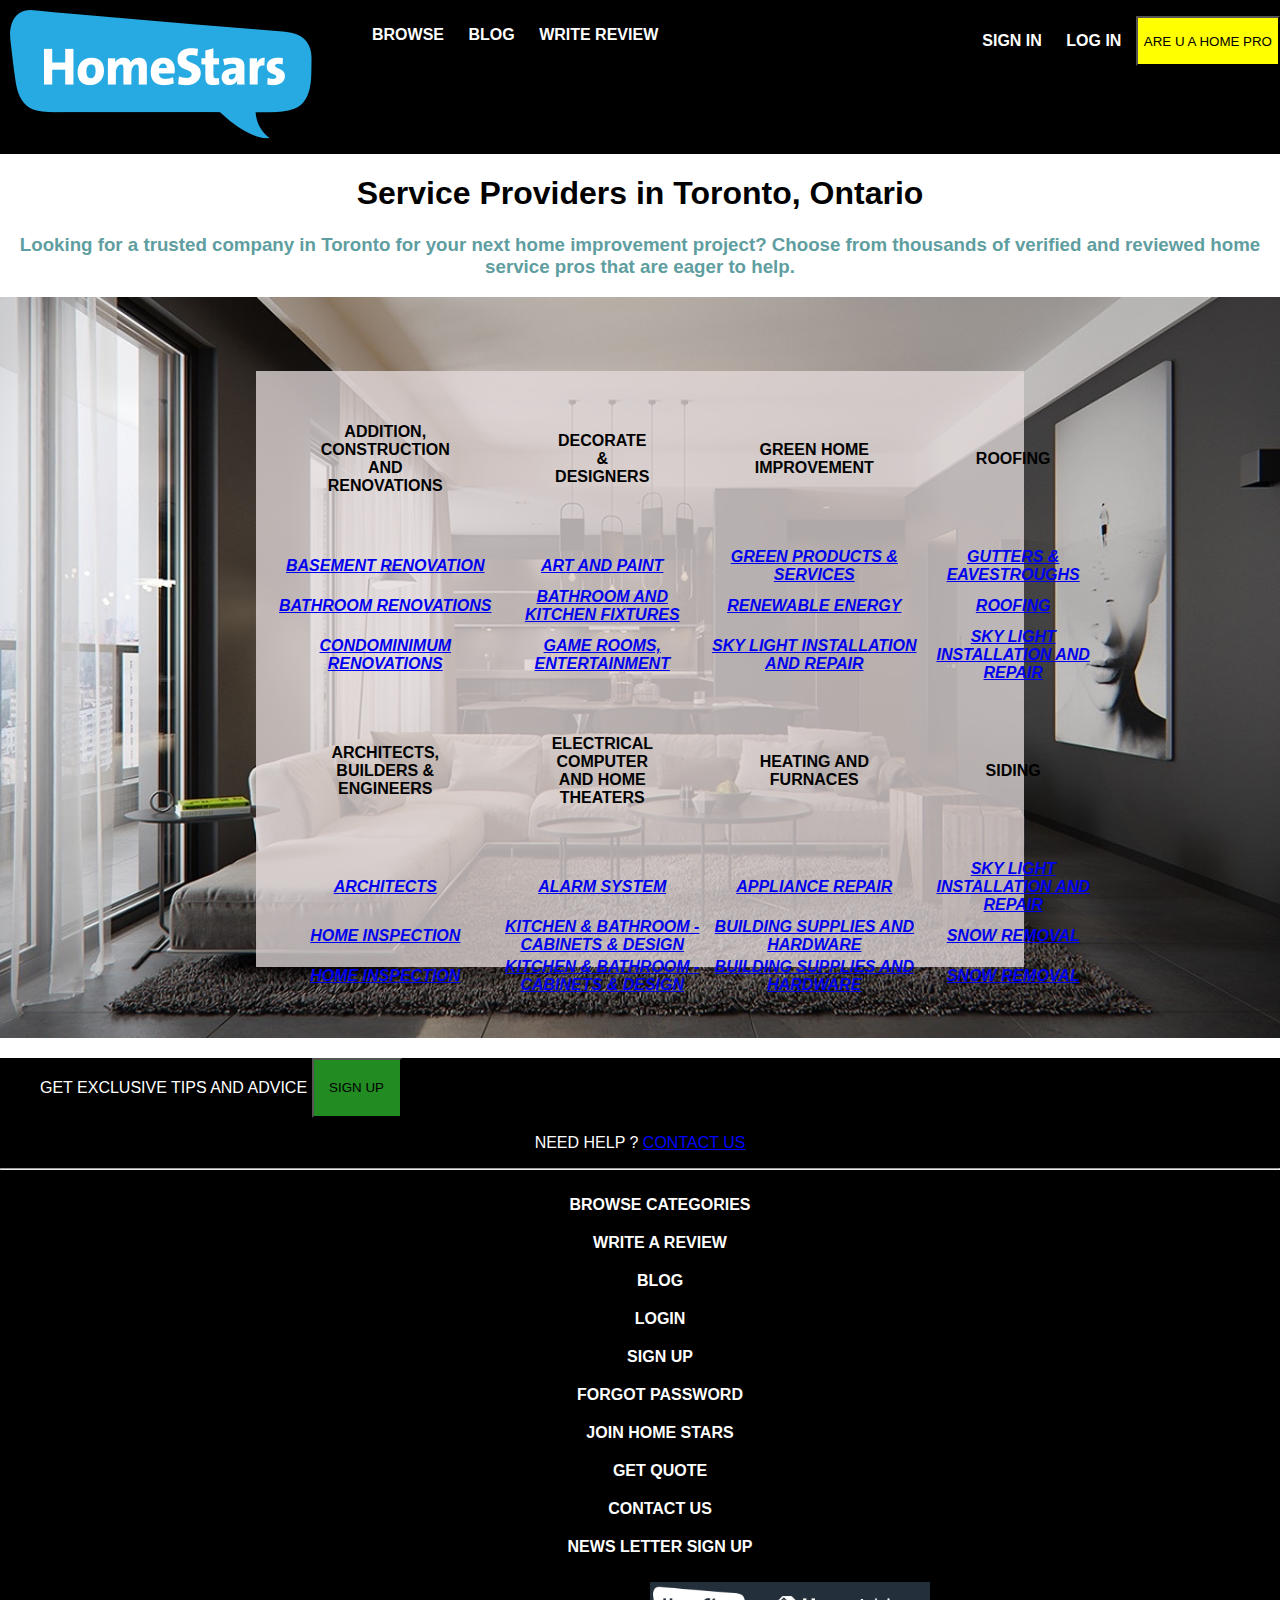
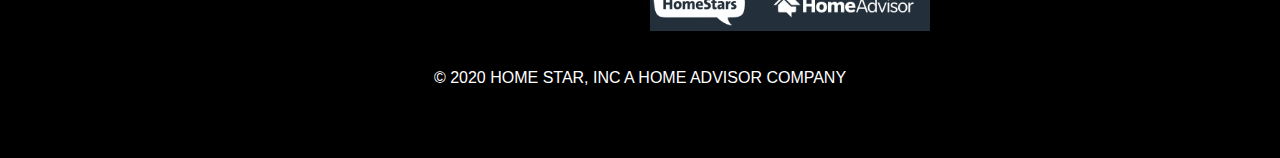
<file: ADNAN AHMED_17K3615_WPFa20Ass01/CODE FOLDER/browse_category.html>
<!DOCTYPE html>
<html lang="en">
<head>
    <meta charset="UTF-8">
    <meta name="viewport" content="width=device-width, initial-scale=1.0">
    <link rel="stylesheet" type="text/css" href="style.css"> 
    <title>BROWSE CATEGORIES</title>
</head>
<body>
    <nav>
        <div class="logo">
            <a href="index.html">  <img src="logo.PNG" alt="2" > </a>
        </div>
        <ul>
            <li><a href="browse_category.html">BROWSE</a></li>
            <li><a href="blog.html">BLOG</a></li>
            <li><a href="write_a_review.html">WRITE REVIEW</a></li>
        </ul>
        <ul class="second_ul">
            <li><a href="sign_up.html">SIGN IN</a></li>
            <li><a href="login.html">LOG IN</a></li>
            <li><button  style="background:yellow; height:50px">ARE U A HOME  PRO</button></li>
        </ul>
        </nav>
        <h1 style="text-align: center;">Service Providers in Toronto, Ontario</h1>
        <h3 style="text-align: center; color:cadetblue;"> Looking for a trusted company in Toronto for your next home improvement project? Choose from thousands of verified and reviewed home service pros that are eager to help. </h3>
        
        <div class="container">
            <img src="living_room.jpg" style="width:100%;" alt="2">
            <div class="text-block">
              <table class="tables">
                  <tr>
                      <th>ADDITION, CONSTRUCTION AND RENOVATIONS</th>
                      <th>DECORATE & DESIGNERS</th>
                      <th>GREEN HOME IMPROVEMENT</th>
                      <th>ROOFING</th>
                  </tr>
                  <tr style="font-style: italic; font-weight: 800;">
                      <td> <a href="#"> BASEMENT RENOVATION </a></td>
                      <td> <a href="#"> ART AND PAINT </a></td>
                      <td> <a href="#"> GREEN PRODUCTS & SERVICES </a></td>
                      <td> <a href="#"> GUTTERS & EAVESTROUGHS </a></td>
                  </tr>
                  <tr style="font-style: italic; font-weight: 800;">
                    <td> <a href="#"> BATHROOM RENOVATIONS </a></td>
                    <td> <a href="#"> BATHROOM AND KITCHEN FIXTURES  </a></td>
                    <td> <a href="#"> RENEWABLE ENERGY</a></td>
                    <td> <a href="#"> ROOFING </a></td>
                </tr>
                <tr style="font-style: italic; font-weight: 800;">
                    <td> <a href="#"> CONDOMINIMUM RENOVATIONS </a></td>
                    <td> <a href="#"> GAME ROOMS, ENTERTAINMENT  </a></td>
                    <td> <a href="#"> SKY LIGHT INSTALLATION AND REPAIR </a></td>
                    <td> <a href="#"> SKY LIGHT INSTALLATION AND REPAIR </a></td>
                </tr>
                <tr>
                    <th>  ARCHITECTS, BUILDERS & ENGINEERS </th>
                    <th>  ELECTRICAL COMPUTER AND HOME THEATERS  </th>
                    <th>  HEATING AND FURNACES</th>
                    <th>  SIDING  </th>
                </tr>
                <tr style="font-style: italic; font-weight: 800;">
                    <td> <a href="#"> ARCHITECTS </a></td>
                    <td> <a href="#"> ALARM SYSTEM  </a></td>
                    <td> <a href="#"> APPLIANCE REPAIR </a></td>
                    <td> <a href="#"> SKY LIGHT INSTALLATION AND REPAIR </a></td>
                </tr>
                <tr style="font-style: italic; font-weight: 800;">
                    <td> <a href="#"> HOME INSPECTION </a></td>
                    <td> <a href="#"> KITCHEN & BATHROOM -CABINETS & DESIGN </a> </td>
                    <td> <a href="#"> BUILDING SUPPLIES AND HARDWARE </a> </td>
                    <td> <a href="#"> SNOW REMOVAL </a></td>
                </tr>
                <tr style="font-style: italic; font-weight: 800;">
                    <td> <a href="#"> HOME INSPECTION </a></td>
                    <td> <a href="#"> KITCHEN & BATHROOM -CABINETS & DESIGN </a> </td>
                    <td> <a href="#"> BUILDING SUPPLIES AND HARDWARE </a> </td>
                    <td> <a href="#"> SNOW REMOVAL </a></td>
                </tr>
              </table>
            </div>
          </div>
        <div class="footer">
            <div>
            <ul class="footer_ul">
                <li>GET EXCLUSIVE TIPS AND ADVICE</li>
                <li><form style="display: inline" action="sign_up.html" method="get">
<button style="background-color: forestgreen; height:60px; width:90px;">SIGN UP</button></form></li>
            </ul>
              <p style="text-align:center"> NEED HELP ? <a href="contact us.html" style="color: blue;"> CONTACT US</a></p>
            </div>
              <hr>
              <div>
            <ul style="list-style-type:none;">
                <li><a href="browse_category.html">BROWSE CATEGORIES</a></li>
                <li><a href="write_a_review.html">WRITE A REVIEW</a></li>
                <li><a href="blog.html">BLOG</a></li>
                <li><a href="login.html">LOGIN</a></li>
                <li><a href="sign_up.html">SIGN UP</a></li>
                <li><a href="forgot_your_password.html">FORGOT PASSWORD</a></li>
                <li><a href="join_home_stars.html">JOIN HOME STARS</a></li>
                <li><a href="get_quotes.html">GET QUOTE</a></li>
                <li><a href="contact_us.html">CONTACT US</a></li>
                <li><a href="newwletter_sign up.html">NEWS LETTER SIGN UP</a></li>
            </ul>
        </div>
        <div>
            <img style="margin-left: 650px;" src="footer.PNG" alt="2">
            <br>
            <br>
            <p style="text-align: center;">© 2020 HOME STAR, INC A HOME ADVISOR COMPANY</p>
        </div>
        </div>
    </body>
</html>
</file>
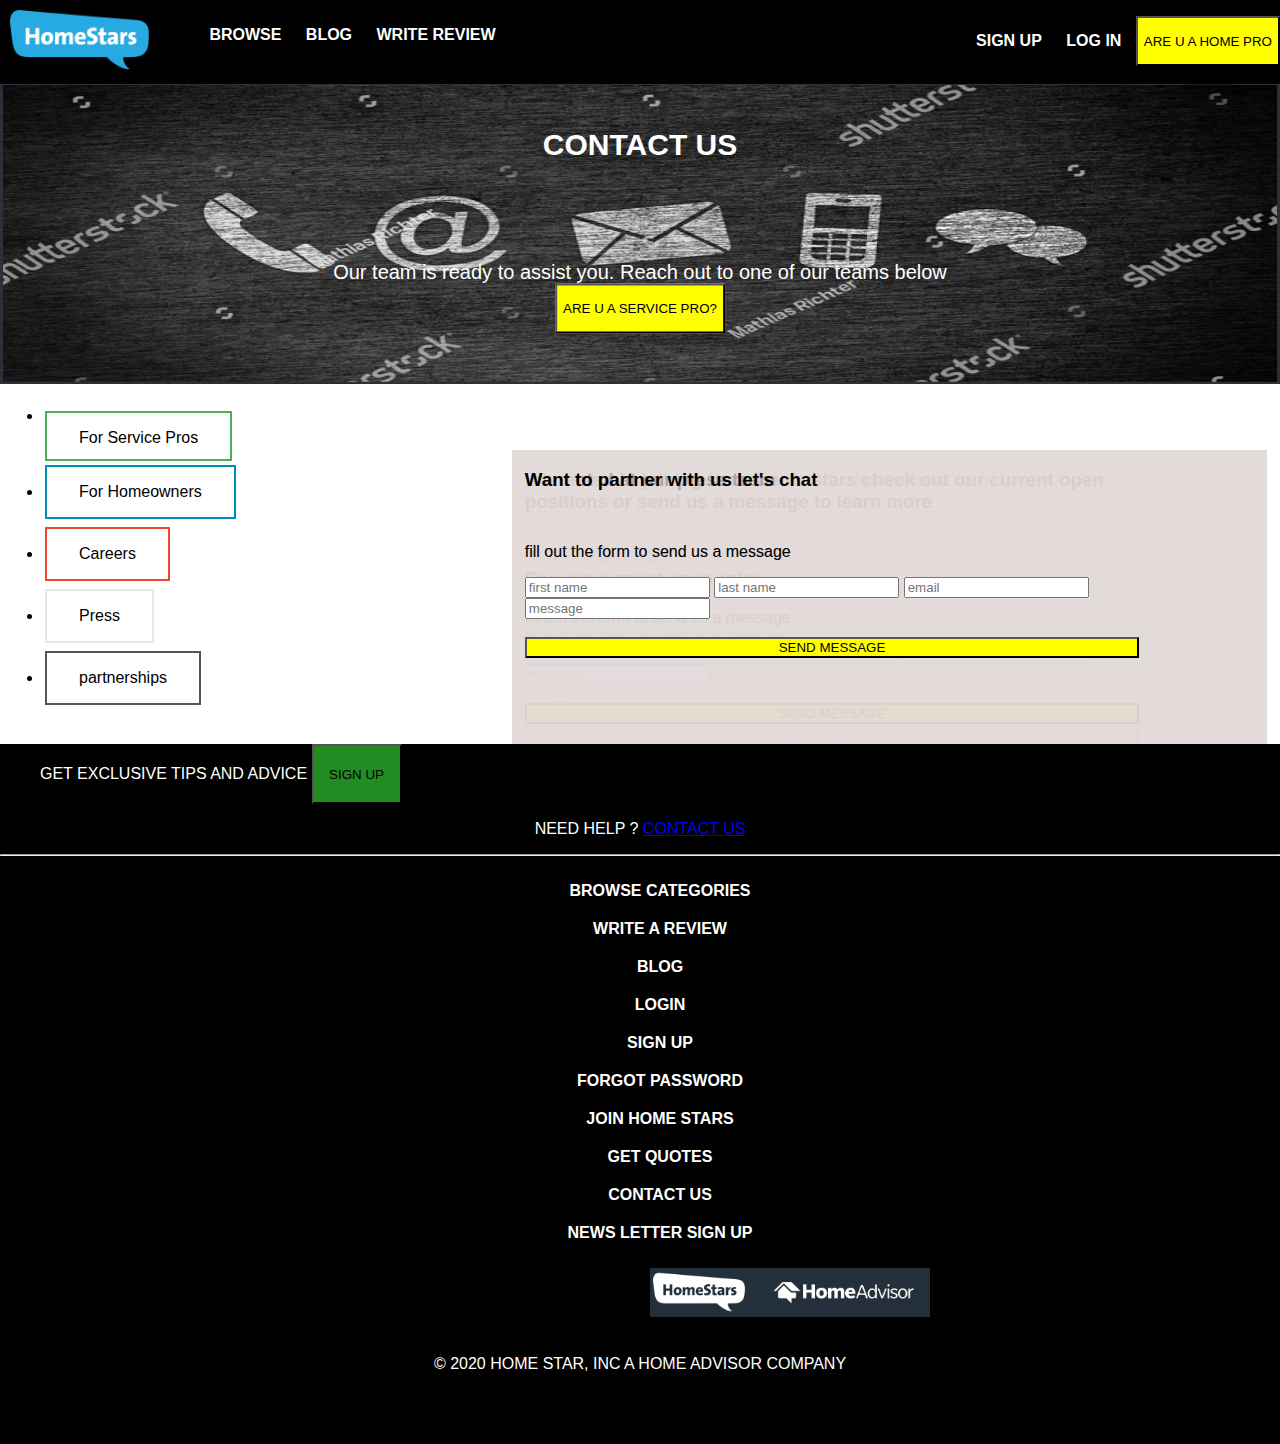
<file: ADNAN AHMED_17K3615_WPFa20Ass01/CODE FOLDER/contact _us.html>
<!DOCTYPE html>
<html lang="en">
<head>
    <meta charset="UTF-8">
    <meta name="viewport" content="width=device-width, initial-scale=1.0">
    <link rel="stylesheet" type="text/css" href="style.css"> 
    <title>CONTACT US</title>
    <script>
        function display_pros_contact(){
            hide_careers_contact();
            hide_owners_contact();
            hide_partnerships_contact();
            hide_press_contact();
            document.getElementById("display").style.display="block";
        }
        function hide_pros_contact(){
            document.getElementById("display").style.display="none";
        }
        function display_owners_contact(){
            hide_careers_contact();
            hide_pros_contact();
            hide_partnerships_contact();
            hide_press_contact();
            document.getElementById("display2").style.display="block";
        }
        function hide_owners_contact(){
            document.getElementById("display2").style.display="none";
        }
        function display_careers_contact(){
            hide_pros_contact();
            hide_owners_contact();
            hide_partnerships_contact();
            hide_press_contact();
            document.getElementById("display3").style.display="block";
        }
        function hide_careers_contact(){
            document.getElementById("display3").style.display="none";
        }
        function display_press_contact(){
            hide_careers_contact();
            hide_owners_contact();
            hide_partnerships_contact();
            hide_pros_contact();
            document.getElementById("display4").style.display="block";
        }
        
        function hide_press_contact(){
            document.getElementById("display4").style.display="none";
        }
        function display_partnerships_contact(){
            hide_careers_contact();
            hide_owners_contact();
            hide_pros_contact();
            hide_press_contact();
            document.getElementById("display5").style.display="block";
        }
        function hide_partnerships_contact(){
            document.getElementById("display5").style.display="none";
        }
    </script>
</head>
<body>
    <nav>
        <div class="logo">
            <a href="index.html"><img height="60" src="logo.PNG" alt="2"></a>
        </div>
        <ul>
            <li><a href="browse_category.html">BROWSE</a></li>
            <li><a href="blog.html">BLOG</a></li>
            <li><a href="write_a_review.html">WRITE REVIEW</a></li>
        </ul>
        <ul class="second_ul">
            <li><a href="sign_up.html">SIGN UP</a></li>
            <li><a href="login.html">LOG IN</a></li>
            <li><button  style="background:yellow; height:50px">ARE U A HOME  PRO</button></li>
        </ul>
        </nav>
        <div class="banner">
            <img class="banner-image" src="contact.jpg">
            <div class="centered">CONTACT US</div>
            <div class="centered2">Our team is ready to assist you. Reach out to one of our teams below 
            <br>
            <button  style="background:yellow; height:50px">ARE U A SERVICE PRO?</button>
            </div>
        </div>
        <div>
            <table>
                <tr>
                    <td>
                        <ul>
                            <li><button class="button_css button1" onclick="display_pros_contact()">For Service Pros</button></li>
                            <br>
                            <br>
                            <li><button class="button_css button2" onclick="display_owners_contact()">For Homeowners</button></li>
                            <li><button class="button_css button3" onclick="display_careers_contact()">Careers</button></li>
                            <li><button class="button_css button4" onclick="display_press_contact()"> Press</button></li>
                            <li><button class="button_css button5" onclick="display_partnerships_contact()">partnerships</button></li>
                        </ul>
                </td>
                <td>                 
                    <script>display_pros_contact()</script>
                    <div class="text-block4" id="display">
                            <h3>get in touch with us any time, we're always here to help!</h3>
                            <br>
                            <h3>1-877-488-0312</h3>
                            <h3>Service Pro FAQ</h3>
                            
                            <p>fill out the form to send us a message</p>
                            <form>    
                                <input type="text" placeholder="first name">
                                <input type="text" placeholder="last name">
                                <input type="text" placeholder="company name">
                                <input type="text" placeholder="phone">
                                <input type="text" placeholder="email">
                                <input type="text" placeholder="choose a topic">
                                <input type="text" placeholder="message">
                                <button style="width: 100%; background-color: yellow;">SEND MESSAGE</button>
                            </form>
                    </div>
                    <div class="text-block4" id="display2">
                            <h3>get in touch with us any time, we're always here to help!</h3>
                            <br>
                            <h3>1-877-488-0312</h3>
                            <h3>Service Pro FAQ</h3>
                            <p>fill out the form to send us a message</p>
                            <form>
                                <input type="text" placeholder="first name">
                                <input type="text" placeholder="last name">
                                <input type="text" placeholder="email">
                                <input type="text" placeholder="message">
                                <br>
                                <br>
                                <button style="width: 100%; background-color: yellow;">SEND MESSAGE</button>
                            </form>
                    </div>
                    <div class="text-block4" id="display3">
                        <h3>Interested in joining team home stars check out our current open positions or send us a message to learn more</h3>
                        <br>
                        <h3>See our current open roles</h3>
                        <p>fill out the form to send us a message</p>
                        <form>                    
                            <input type="text" placeholder="first name">
                            <input type="text" placeholder="last name">
                            <input type="text" placeholder="email">
                            <input type="text" placeholder="message">
                            <br>
                            <br>
                            <button style="width: 100%; background-color: yellow;">SEND MESSAGE</button>
                        </form>
                </div>
                <div class="text-block4" id="display4">
                    <h3> Want ot chat our press team</h3>
                    <br>
                    <p>fill out the form to send us a message</p>
                    <form>                    
                        <input type="text" placeholder="first name">
                        <input type="text" placeholder="last name">
                        <input type="text" placeholder="email">
                        <input type="text" placeholder="message">
                        <br>
                        <br>
                        <button style="width: 100%; background-color: yellow;">SEND MESSAGE</button>
                    </form>
                    </div>
                    <div class="text-block4" id="display5">
                        <h3>Want to partner with us let's chat </h3>
                        <br>
                        <p>fill out the form to send us a message</p>
                        <form>                    
                            <input type="text" placeholder="first name">
                            <input type="text" placeholder="last name">
                            <input type="text" placeholder="email">
                            <input type="text" placeholder="message">
                            <br>
                            <br>
                            <button style="width: 100%; background-color: yellow;">SEND MESSAGE</button>
                        </form>
                    </div>
                </td>
            </tr>
        </table>
        </div>
        <div class="footer">
            <div>
            <ul class="footer_ul">
                <li>GET EXCLUSIVE TIPS AND ADVICE</li>
                <li><form style="display: inline" action="sign_up.html" method="get">
<button style="background-color: forestgreen; height:60px; width:90px;">SIGN UP</button></form></li>
            </ul>
               <p style="text-align:center"> NEED HELP ? <a href="#" style="color: blue;"> CONTACT US</a></p>
            </div>
              <hr>
              <div>
            <ul style="list-style-type:none;">
                <li><a href="browse_category.html">BROWSE CATEGORIES</a></li>
                <li><a href="write_a_review.html">WRITE A REVIEW</a></li>
                <li><a href="blog.html">BLOG</a></li>
                <li><a href="login.html">LOGIN</a></li>
                <li><a href="sign_up.html">SIGN UP</a></li>
                <li><a href="forgot_your_password.html">FORGOT PASSWORD</a></li>
                <li><a href="join_home_stars.html">JOIN HOME STARS</a></li>
                <li><a href="get_quotes.html">GET QUOTES</a></li>
                <li><a href="contact_us.html">CONTACT US</a></li>
                <li><a href="newsletter_sign_up.html">NEWS LETTER SIGN UP</a></li>
            </ul>
        </div>
        <div>
            <img style="margin-left: 650px;" src="footer.PNG" alt="2">
            <br>
            <br>
            <p style="text-align: center;">© 2020 HOME STAR, INC A HOME ADVISOR COMPANY</p>
        </div>
          </div>
</body>
</html>
</file>
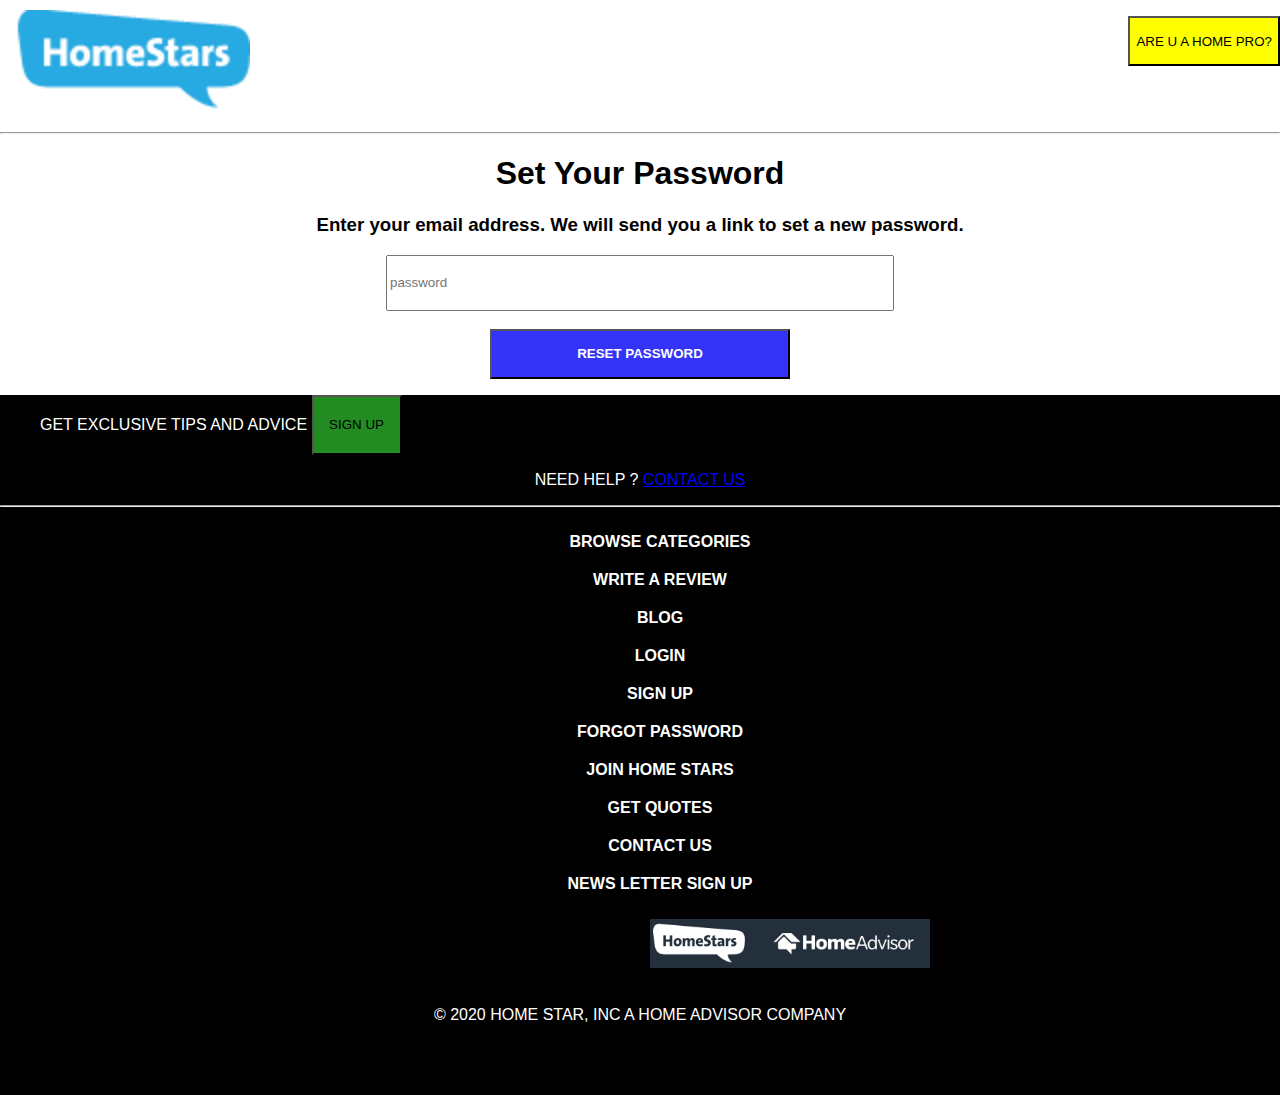
<file: ADNAN AHMED_17K3615_WPFa20Ass01/CODE FOLDER/forgot_your_password.html>
<!DOCTYPE html>
<html lang="en">
<head>
    <meta charset="UTF-8">
    <meta name="viewport" content="width=device-width, initial-scale=1.0">
    <link rel="stylesheet" type="text/css" href="style.css"> 
    <title>FORGOT PASSWORD</title>
</head>
<body>
    <nav class="white_nav">
        <div class="logo">
            <a href="index.html">  <img height="100" src="2nd_logo.PNG" alt="2"> </a>
        </div>
        <ul style="float: right;">
            <li><button  style="background:yellow; height:50px">ARE U A HOME  PRO?</button></li>
        </ul>
        </nav>
        <hr>
        <div style="text-align: center;">
            <h1 style="text-align: center;">Set Your Password</h1>
            <h3>Enter your email address. We will send you a link to set a new password.</h3>
            <input style="width: 500px; height: 50px;" type="text" placeholder="password">
            <br>
            <br>
            <button style="color: white; background-color: rgba(8, 8, 248, 0.822); height: 50px; width: 300px; font-weight:800;">
                RESET PASSWORD
            </button>
        </div>
    <div class="footer">
        <div>
        <ul class="footer_ul">
            <li>GET EXCLUSIVE TIPS AND ADVICE</li>
            <li><form style="display: inline" action="sign_up.html" method="get">
<button style="background-color: forestgreen; height:60px; width:90px;">SIGN UP</button></form></li>
        </ul>
          <p style="text-align:center"> NEED HELP ? <a href="#" style="color: blue;"> CONTACT US</a></p>
        </div>
          <hr>
          <div>
        <ul style="list-style-type:none;">
            <li><a href="browse_category.html">BROWSE CATEGORIES</a></li>
            <li><a href="write_a_review.html">WRITE A REVIEW</a></li>
            <li><a href="blog.html">BLOG</a></li>
            <li><a href="login.html">LOGIN</a></li>
            <li><a href="sign_up.html">SIGN UP</a></li>
            <li><a href="forgot_your_password.html">FORGOT PASSWORD</a></li>
            <li><a href="join_home_stars.html">JOIN HOME STARS</a></li>
            <li><a href="get_quotes.html">GET QUOTES</a></li>
            <li><a href="contact_us.html">CONTACT US</a></li>
            <li><a href="newsletter_sign_up.html">NEWS LETTER SIGN UP</a></li>
        </ul>
    </div>
    <div>
        <img style="margin-left: 650px;" src="footer.PNG" alt="2">
        <br>
        <br>
        <p style="text-align: center;">© 2020 HOME STAR, INC A HOME ADVISOR COMPANY</p>
    </div>
    </div>
</body>
</html>
</file>
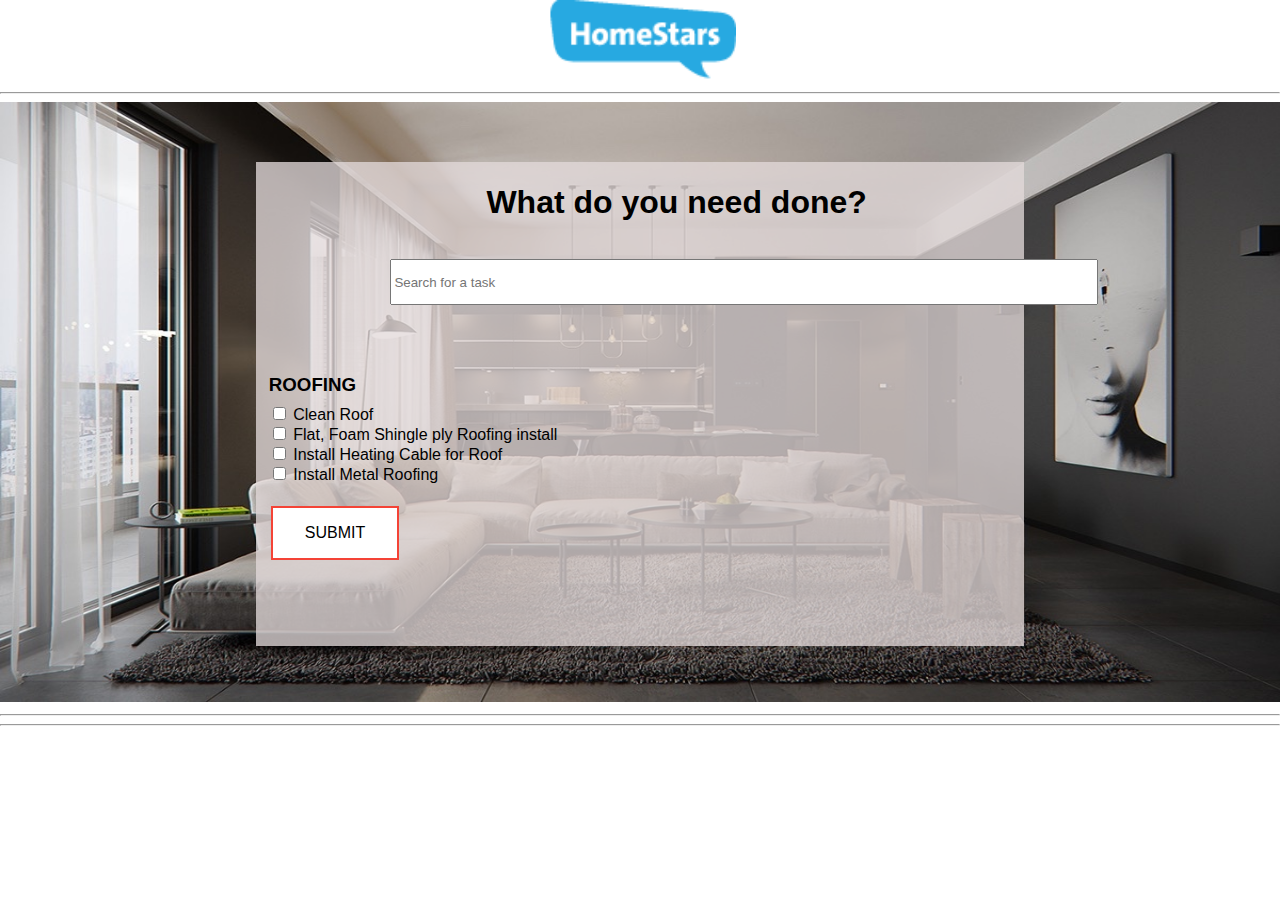
<file: ADNAN AHMED_17K3615_WPFa20Ass01/CODE FOLDER/get_quotes.html>
<!DOCTYPE html>
<html lang="en">
<head>
    <meta charset="UTF-8">
    <meta name="viewport" content="width=device-width, initial-scale=1.0">
    <link rel="stylesheet" type="text/css" href="style.css"> 
    <title>GET QUOTES</title>
</head>
<body>
    <nav>
        <div style="text-align: center; background-color: white;">
            <a href="index.html">  <img height="80" src="2nd_logo.PNG" alt="2"> </a>
        </div>
        </nav>
        <hr>
        <div class="container">
            <img src="living_room.jpg" style="width:100%; height: 600px;">
            <div class="text-block">
                <h1 style="position:absolute; left: 30%;">What do you need done?</h1>
                <input style="position: absolute; top: 20%; width:700px; height: 40px;" type="text" placeholder="Search for a task">
                <h3 style="position: absolute; top: 40%;">ROOFING</h3>
                <div style="position: absolute; top: 50%; text-align: left;">
                <form>
                    <input type="checkbox">
                    <label> Clean Roof</label><br>
                    <input type="checkbox">
                    <label> Flat, Foam Shingle ply Roofing install</label><br>
                    <input type="checkbox">
                    <label> Install Heating Cable for Roof</label><br>
                    <input type="checkbox">
                    <label> Install Metal Roofing</label><br>
                    <br>
                    <button class="button_css button3">SUBMIT</button>
                  </form>
                </div>
           </div>
          </div>      
          <hr>
          <hr>
    </body>
</html>
</file>
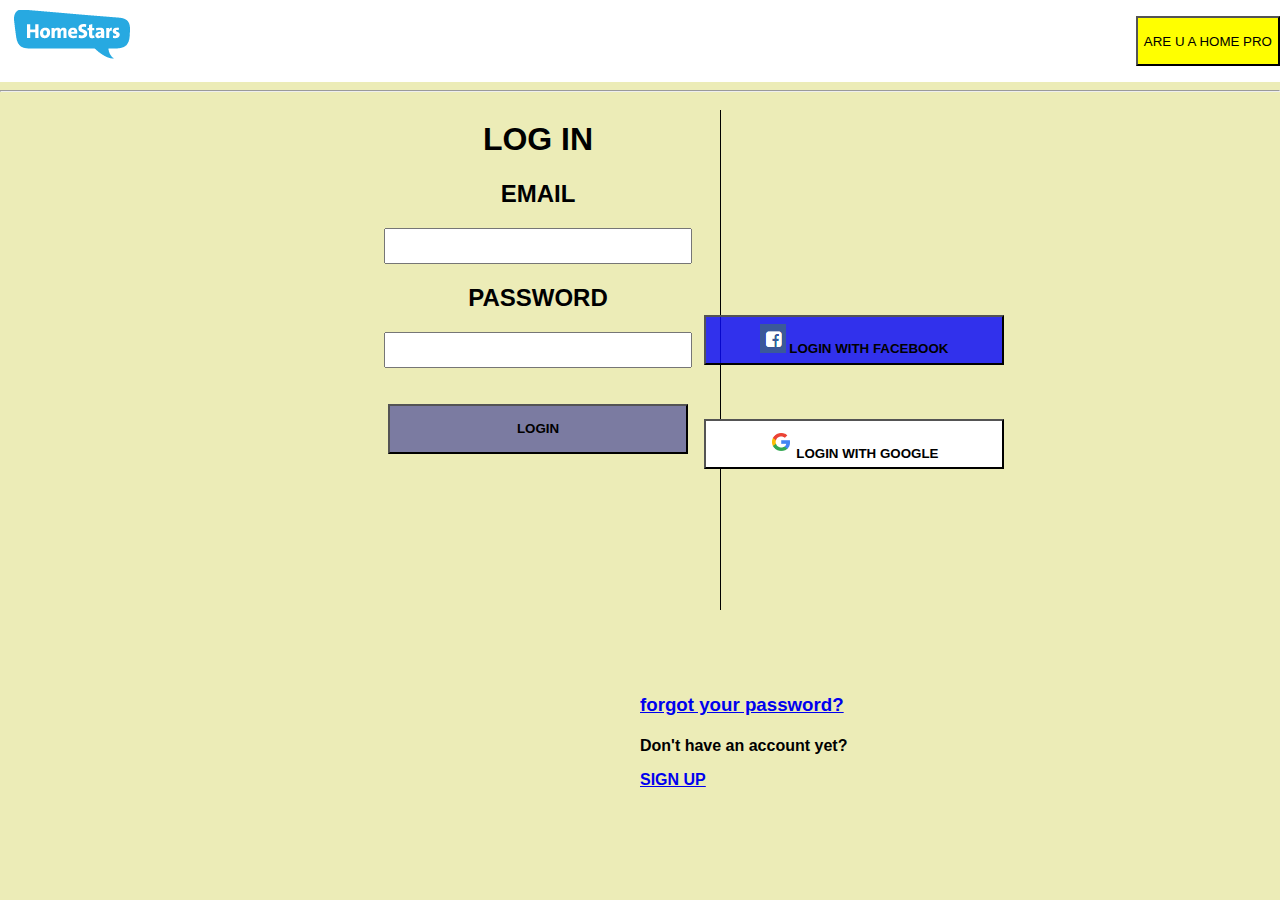
<file: ADNAN AHMED_17K3615_WPFa20Ass01/CODE FOLDER/join_home_stars.html>
<!DOCTYPE html>
<html lang="en">
<head>
    <meta charset="UTF-8">
    <meta name="viewport" content="width=device-width, initial-scale=1.0">
    <link rel="stylesheet" type="text/css" href="style.css"> 
    <title>LOGIN</title>
</head>
<body style="background-color:rgb(236, 236, 183);">
    <nav class="white_nav">
        <div class="logo">
          <a href="index.html">  <img src="2nd_logo.PNG"> </a>
        </div>
        <ul>
        </ul>
        <ul style="float: right;">
            <li><button  style="background:yellow; height:50px">ARE U A HOME  PRO</button></li>
        </ul>
        </nav>
        <hr>
        <div style="text-align: center; position: absolute; left: 30%;">
            <div class="vertical"></div>
            <h1>LOG IN</h1>
            <h2> EMAIL </h2>
            <input type="text" style="height: 30px; width: 300px;">
            <h2>PASSWORD</h2>
            <input type="text" style="height: 30px; width: 300px;">
            <br>
            <br>
            <br>
            <button style="background-color: rgba(47, 47, 146, 0.596); height: 50px; width: 300px; font-weight:800;">LOGIN</button>
        </div>
        <div style="position: absolute; left: 55%; top: 35%;">
            <button style="background-color: rgba(8, 8, 248, 0.822); height: 50px; width: 300px; font-weight:800;">
                <img src="FB.PNG" alt="">
                LOGIN WITH FACEBOOK
            </button>
            <br>
            <br>
            <br>
            <br>
            <button style="background-color: white;; height: 50px; width: 300px; font-weight:800;">
                <img src="GOOGLE.PNG" alt="">
                LOGIN WITH GOOGLE
            </button>
        </div>
        <div style="position: absolute; top: 75%; left: 50%;">
            <h3><a href="forgot your password.html">forgot your password?</a></h3>
            <h4><p>Don't have an account yet?</p><a href="sign up.html">SIGN UP</a></h4>
        </div>
</body>
</html>
</file>
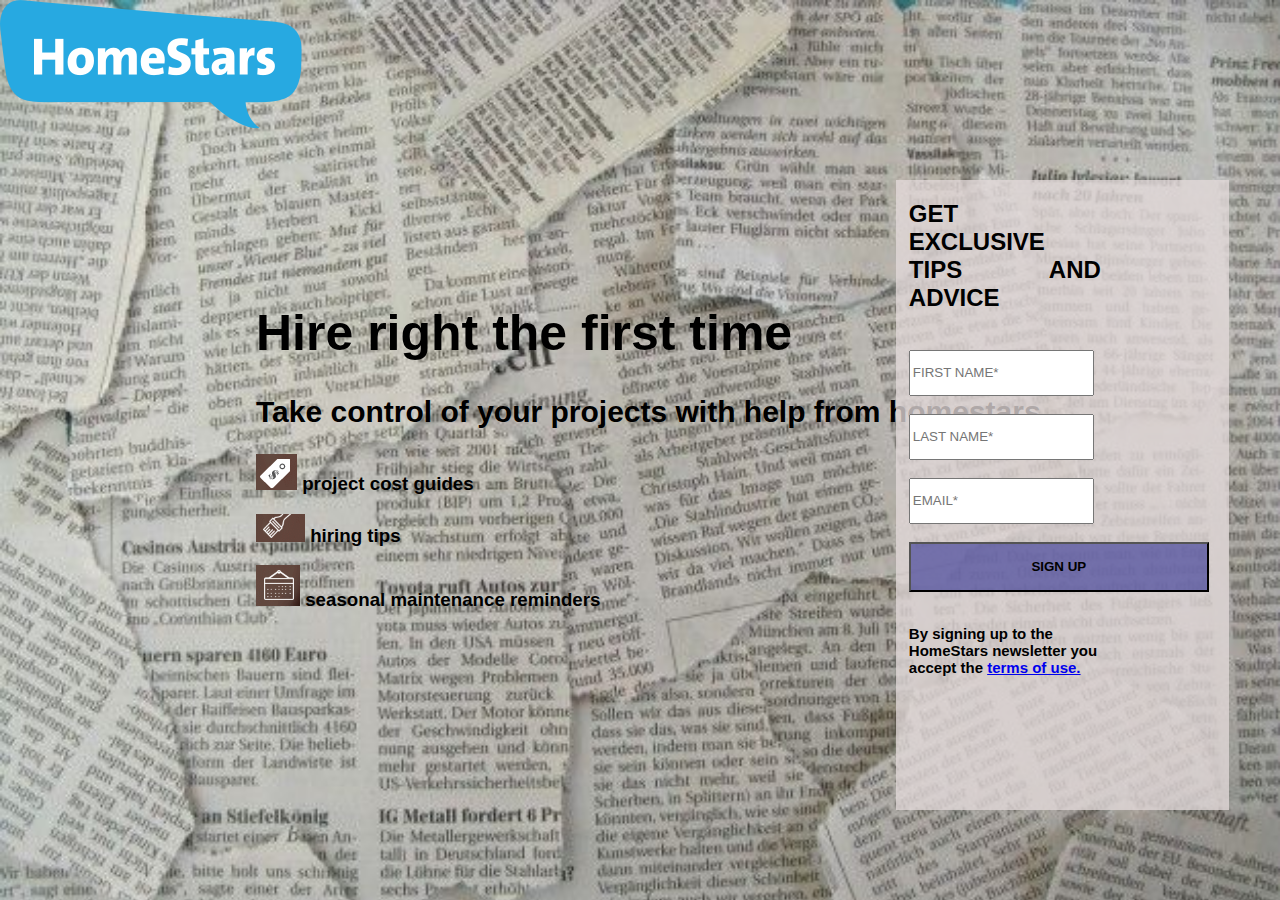
<file: ADNAN AHMED_17K3615_WPFa20Ass01/CODE FOLDER/newsletter_sign_up.html>
<!DOCTYPE html>
<html lang="en">
<head>
    <meta charset="UTF-8">
    <meta name="viewport" content="width=device-width, initial-scale=1.0">
    <title>NEWS LETTER SIGN UP</title>
    <link rel="stylesheet" type="text/css" href="style.css">
</head>
<body style="background-image: url(news.jpg); background-repeat: no-repeat;
background-attachment: fixed;  
background-size: cover;">
    <div>
        <div>
            <a href="index.html">  <img src="logo.PNG" alt="2"> </a>
        </div>
        <div style="position:absolute; left: 20%; top: 30%;">
            <h1 style="font-size: 50px;">Hire right the first time</h1>
            <h2 style="font-size: 30px;">Take control of your projects with help from homestars</h2>
            <h3> <img src="font1.PNG" alt="2"> project cost guides</h3>
            <h3> <img src="hiring.PNG" alt="2"> hiring tips</h3>
            <h3> <img src="maintenance.PNG" alt="2"> seasonal maintenance reminders</h3>
        </div>
        <div class="text-block2">
            <h2 style="text-align: justify;">GET EXCLUSIVE TIPS AND ADVICE</h2>
            <br>
            <input style="height: 40px;" type="text" placeholder="FIRST NAME*">
            <br>
            <br>
            <input style="height: 40px;" type="text" placeholder="LAST NAME*">
            <br>
            <br>
            <input style="height: 40px;" type="text" placeholder="EMAIL*">
            <br>
            <br>
            <button style="background-color: rgba(47, 47, 146, 0.596); height: 50px; width: 300px; font-weight:800;">SIGN UP</button>
            <br>
            <br>
            <p style="font-size: 15px; font-weight: 700;">By signing up to the HomeStars newsletter you accept the <a href="#">terms of use.</a></p>
        </div>
    </div>
</body>
</html>
</file>
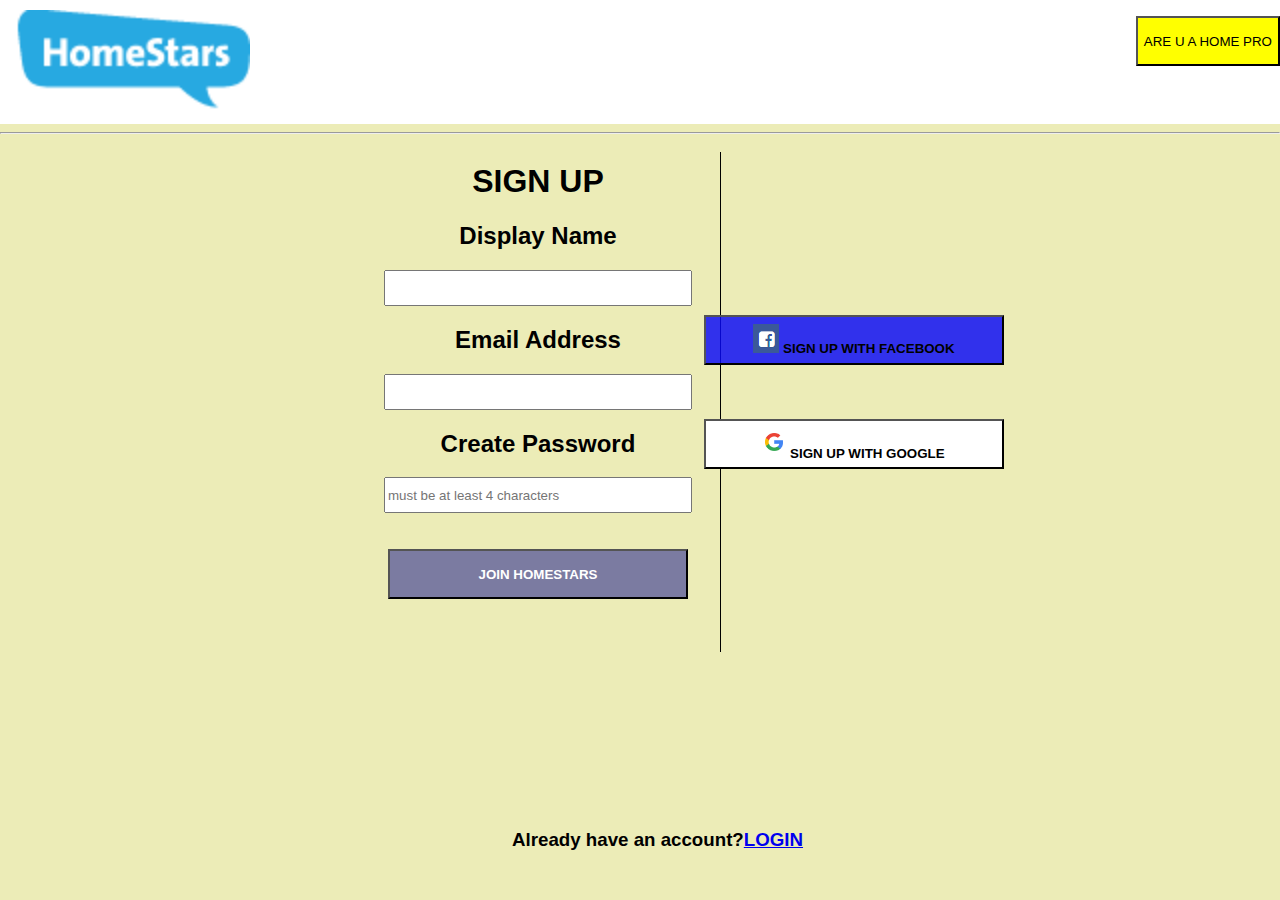
<file: ADNAN AHMED_17K3615_WPFa20Ass01/CODE FOLDER/sign_up.html>
<!DOCTYPE html>
<html lang="en">
<head>
    <meta charset="UTF-8">
    <meta name="viewport" content="width=device-width, initial-scale=1.0">
    <link rel="stylesheet" type="text/css" href="style.css"> 
    <title>SIGN UP</title>
</head>
<body style="background-color:rgb(236, 236, 183);">
    <nav class="white_nav">
        <div class="logo">
            <a href="index.html">  <img height="100" src="2nd_logo.PNG" alt="2"> </a>
        </div>
        <ul>
        </ul>
        <ul style="float: right;">
            <li><button  style="background:yellow; height:50px">ARE U A HOME  PRO</button></li>
        </ul>
        </nav>
        <hr>
        <div style="text-align: center; position: absolute; left: 30%;">
            <div class="vertical"></div>
            <h1>SIGN UP</h1>
            <h2> Display Name </h2>
            <input type="text" style="height: 30px; width: 300px;">
            <h2>Email Address</h2>
            <input type="text" style="height: 30px; width: 300px;">
            <h2>Create Password</h2>
            <input type="text" style="height: 30px; width: 300px;" placeholder="must be at least 4 characters">
            <br>
            <br>
            <br>
            <button style=" color: white; background-color: rgba(47, 47, 146, 0.596); height: 50px; width: 300px; font-weight:800;">JOIN HOMESTARS</button>
        </div>
        <div style="position: absolute; left: 55%; top: 35%;">
            <button style="background-color: rgba(8, 8, 248, 0.822); height: 50px; width: 300px; font-weight:800;">
                <img src="FB.PNG" alt="">
                SIGN UP WITH FACEBOOK
            </button>
            <br>
            <br>
            <br>
            <br>
            <button style="background-color: white;; height: 50px; width: 300px; font-weight:800;">
                <img src="GOOGLE.PNG" alt="">
                SIGN UP WITH GOOGLE
            </button>
        </div>
        <div style="position: absolute; top: 90%; left: 40%;">
            <h3>Already have an account?<a href="login.html">LOGIN</a></h3>
        </div>
</body>
</html>
</file>
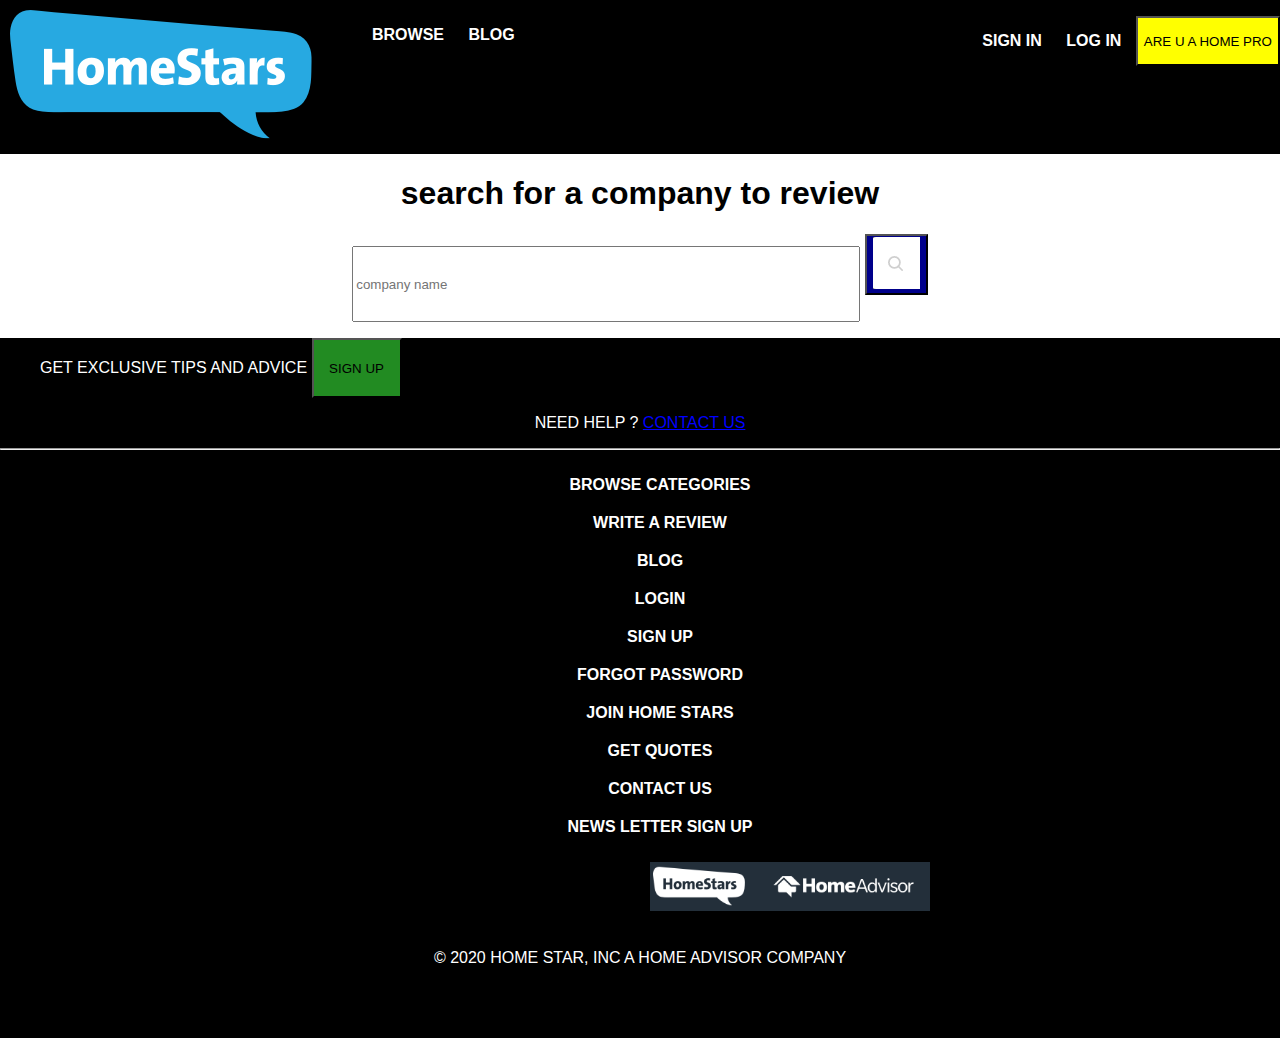
<file: ADNAN AHMED_17K3615_WPFa20Ass01/CODE FOLDER/write_a_review.html>
<!DOCTYPE html>
<html lang="en">
<head>
    <meta charset="UTF-8">
    <meta name="viewport" content="width=device-width, initial-scale=1.0">
    <link rel="stylesheet" type="text/css" href="style.css"> 
    <title>WRITE A REVIEW</title>
</head>
<body>
    <nav>
        <div class="logo">
           <a href="index.html"> <img src="logo.PNG"></a>
        </div>
        <ul>
            <li><a href="browse_category.html">BROWSE</a></li>
            <li><a href="blog.html">BLOG</a></li>
        </ul>
        <ul class="second_ul">
            <li><a href="sign_up.html">SIGN IN</a></li>
            <li><a href="login.html">LOG IN</a></li>
            <li><button  style="background:yellow; height:50px">ARE U A HOME  PRO</button></li>
        </ul>
        </nav>
        <div style="text-align: center;">
            <h1 style="text-align: center;">search for a company to review</h1>
            <input style="width: 500px; height: 70px;" type="text" placeholder="company name">
            <button style="background-color: darkblue;"><img src="find.PNG" alt=""></button>
        </div>
    <div class="footer">
        <div>
        <ul class="footer_ul">
            <li>GET EXCLUSIVE TIPS AND ADVICE</li>
            <li><form style="display: inline" action="sign_up.html" method="get">
<button style="background-color: forestgreen; height:60px; width:90px;">SIGN UP</button></form></li>
        </ul>
          <p style="text-align:center"> NEED HELP ? <a href="#" style="color: blue;"> CONTACT US</a></p>
        </div>
          <hr>
          <div>
        <ul style="list-style-type:none;">
            <li><a href="browse_category.html">BROWSE CATEGORIES</a></li>
                    <li><a href="write_a_review.html">WRITE A REVIEW</a></li>
                    <li><a href="blog.html">BLOG</a></li>
                    <li><a href="login.html">LOGIN</a></li>
                    <li><a href="sign_up.html">SIGN UP</a></li>
                    <li><a href="forgot_your_password.html">FORGOT PASSWORD</a></li>
                    <li><a href="join_home_stars.html">JOIN HOME STARS</a></li>
                    <li><a href="get_quotes.html">GET QUOTES</a></li>
                    <li><a href="contact_us.html">CONTACT US</a></li>
                    <li><a href="newwletter_sign up.html">NEWS LETTER SIGN UP</a></li>
        </ul>
    </div>
    <div>
        <img style="margin-left: 650px;" src="footer.PNG" alt="">
        <br>
        <br>
        <p style="text-align: center;">© 2020 HOME STAR, INC A HOME ADVISOR COMPANY</p>
    </div>
    </div>
</body>
</html>
</file>
<file: ADNAN AHMED_17K3615_WPFa20Ass01/CODE FOLDER/style.css>
.banner{
    position: relative;
    text-align: center;
    color: white;
}
.centered {
    position: absolute;
    top: 20%;
    left: 50%;
    transform: translate(-50%, -50%);
    font-size: 30px;
    font-weight: 800;
}
.find{
    position: absolute;
    height: 50px;
    width: 50px;
    top: 1%;
    left: -10%;
    display: inline-block;
}
.button1{
    background-color : #4CAF50;
    font-size : 30px;
    height: 50px;
    position: absolute;
}
.centered1 {
    position: absolute;
    top: 50%;
    left: 50%;
    transform: translate(-50%, -50%);
    font-size: 25px;
    font-weight: 500;
}
.centered2{
    position: absolute;
    top: 70%;
    left: 50%;
    transform: translate(-50%, -50%);
    font-size: 20px;
}
.input1{
    width: 500px;
    height: 40px;
}
.input2{
    width: 200px;
    height: 40px;
    position: absolute;
    top: 1%;
    left: 60%;
}
.banner-image{
    width: 100%;
    height: 300px;
}
.nav-bar{
    width: 100%;
    height: 50px;
}
body{
    margin: 0;
    padding: 0;
    font-family: 'Lato', sans-serif;
}
nav{
    width:100%;
    background-color :black;
    overflow: hidden;
}
nav ul{
    list-style-type: none;
    float: left;
}
nav ul li{
    display: inline-block;
}

nav ul li a{
    text-decoration: none;
    padding: 10px;
    text-align: center;
    color:#fff;
    display: block;
    font-weight: 700;
}
.second_ul{
    float: right;
}
.logo{
    float:left;
    padding: 10px;
}
.footer{
    position: relative;
    left:0;
    bottom:0;
    background-color:black;
    color:white;
    width: 100%;
    height: 700px;
}
.centered3{
    position: relative;
    text-align: center;
    color: black;
}
.centered4{
    position: absolute;
    top: 10%;
    left: 50%;
    transform: translate(-50%, -50%);
    font-size: 30px;
}
.main_body{
    position: relative;
    color: black;
    text-align:center;
}
.main_body ul{
    list-style-type: none;
}
.main_body ul li{
    display: inline-block;
}

.main_body ul li a{
    text-decoration: none;
    padding: 10px;
    text-align: center;
    color:#fff;
    display: block;
    font-weight: 700;
}
.centered5{
    position: relative;
    text-align:left;
    color: white;
}
.centered6{
    position: absolute;
    top: 10%;
    left: 50%;
    transform: translate(-50%, -50%);
    font-size: 40px;
    font-weight: 800;
}
.centered7{
    position: absolute;
    top: 30%;
    left: 50%;
    transform: translate(-50%, -50%);
    font-size: 20px;
    font-weight: 800;
}
.centered8{
    position: absolute;
    top: 50%;
    left: 40%;
    transform: translate(-50%, -50%);
    font-size: 20px;
    font-weight: 800;
}
.centered9{
    position: absolute;
    top: 70%;
    left: 40%;
    transform: translate(-50%, -50%);
    font-size: 20px;
    font-weight: 800;
}
.centered10{
    position: absolute;
    top: 90%;
    left: 40%;
    transform: translate(-50%, -50%);
    font-size: 20px;
    font-weight: 800;
}
.centered11{
    position: absolute;
    top: 50%;
    left: 6%;
    transform: translate(-50%, -50%);
}
.centered12{
    position: absolute;
    top: 70%;
    left: 6%;
    transform: translate(-50%, -50%);
}
.centered13{
    position: absolute;
    top: 90%;
    left: 6%;
    transform: translate(-50%, -50%);
}
.footer ul li a{
    text-decoration: none;
    padding: 10px;
    text-align: center;
    color:#fff;
    display: block;
    font-weight: 700;
}
.footer_ul li{
    display: inline;
    text-align: center;
}
.container {
    position: relative;
    font-family: Arial;
  }
  
  .text-block {
    position: absolute;
    top: 10%;
    left: 20%;
    bottom: 10%;
    right: 20%;
    background-color:rgba(226, 217, 217, 0.774);
    color:black;
    padding-left: 1%;
    padding-right: 40%;
    padding-top: 0%;
    padding-bottom: 10%;
    text-align: center;
  }
.tables{
    width: 100%;
    text-align: center;
}
.tables th{
    padding: 50px;
}
.tables td{
    height: 30px;
}
.white_nav{
    width:100%;
    background-color :white;
    overflow: hidden;
}
.white_nav ul{
    list-style-type: none;
    float: left;
}
.white_nav ul li{
    display: inline-block;
}

.white_nav ul li a{
    text-decoration: none;
    padding: 10px;
    text-align: center;
    color:black;
    display: block;
    font-weight: 700;
}
.vertical{
  border-left: 1px solid;
  height: 500px;
  position: absolute;
  left: 110%;
  margin-left: -3px;
  top: 10px;
}
.text-block2 {
    position: absolute;
    top: 10%;
    left: 70%;
    bottom: 3%;
    right: 0%;
    background-color:rgba(226, 217, 217, 0.774);
    color:black;
    padding-left: 6%;
    padding-right: 20%;
    padding-top:2%;
    padding-bottom: 10%;
  }
  .button_css {
    background-color: #4CAF50; /* Green */
    border: none;
    color: white;
    padding: 16px 32px;
    text-align: center;
    text-decoration: none;
    display: inline-block;
    font-size: 16px;
    margin: 4px 2px;
    transition-duration: 0.4s;
    cursor: pointer;
  }
  
  .button1 {
    background-color: white; 
    color: black; 
    border: 2px solid #4CAF50;
  }
  
  .button1:hover {
    background-color: #4CAF50;
    color: white;
  }
  
  .button2 {
    background-color: white; 
    color: black; 
    border: 2px solid #008CBA;
  }
  
  .button2:hover {
    background-color: #008CBA;
    color: white;
  }
  
  .button3 {
    background-color: white; 
    color: black; 
    border: 2px solid #f44336;
  }
  
  .button3:hover {
    background-color: #f44336;
    color: white;
  }
  
  .button4 {
    background-color: white;
    color: black;
    border: 2px solid #e7e7e7;
  }
  
  .button4:hover {background-color: #e7e7e7;}
  
  .button5 {
    background-color: white;
    color: black;
    border: 2px solid #555555;
  }
  
  .button5:hover {
    background-color: #555555;
    color: white;
  }
  .text-block2 {
    position: absolute;
    top: 20%;
    left: 70%;
    bottom: 10%;
    right: 4%;
    background-color:rgba(226, 217, 217, 0.774);
    color:black;
    padding-left: 1%;
    padding-right: 10%;
    padding-top: 0%;
    padding-bottom: 10%;
}
.centered14{
    position: absolute;
    top: 50%;
    left: 35%;
    transform: translate(-50%, -50%);
    color: black;
    font-size: 30px;
    font-weight: 800;
}
.centered15{
    position: absolute;
    top: 70%;
    left: 30%;
    transform: translate(-50%, -50%);
    color: black;
    font-size: 20px;
    font-weight: 800;
}
.text-block3 {
    position: absolute;
    top: 1%;
    left: 70%;
    bottom: 0%;
    right: 1%;
    background-color:rgba(226, 217, 217, 0.774);
    color:black;
    padding-left: 10%;
    padding-right: 10%;
    padding-top: 0%;
    padding-bottom: 10%;
}
.main_body1{
    position: relative;
    color: black;
    text-align:center;
}
.main_body1 ul{
    list-style-type: none;
}
.main_body1 ul li a{
    text-decoration: none;
    padding: 10px;
    text-align: center;
    color:#fff;
    display: block;
    font-weight: 700;
}
.mySlides {display: none;}
.slideshow-container img{
    vertical-align: middle;
    width: 100%;
}
.slideshow-container {
  /* max-width: 1000px; */
  position: absolute;
  top: 17%;
  left: 0%;
  margin: auto;
  width: 100%;
}
.myclass{
    position: absolute; 
    top:80%;
}
.myclass ul{
    list-style-type: none;
}
.myclass ul li{
    display: inline;
}
.myclass ul li img{
    width: 500px;
    height: 300px;
}
.myclass ul li img p{
    color: white;
}
.text-block4 {
    position: absolute;
    top: 50%;
    left: 40%;
    bottom:10%;
    right: 1%;
    background-color:rgba(226, 217, 217, 0.774);
    color:black;
    padding-left: 1%;
    padding-right: 10%;
    padding-top: 0%;
    padding-bottom: 10%;
}
</file>
